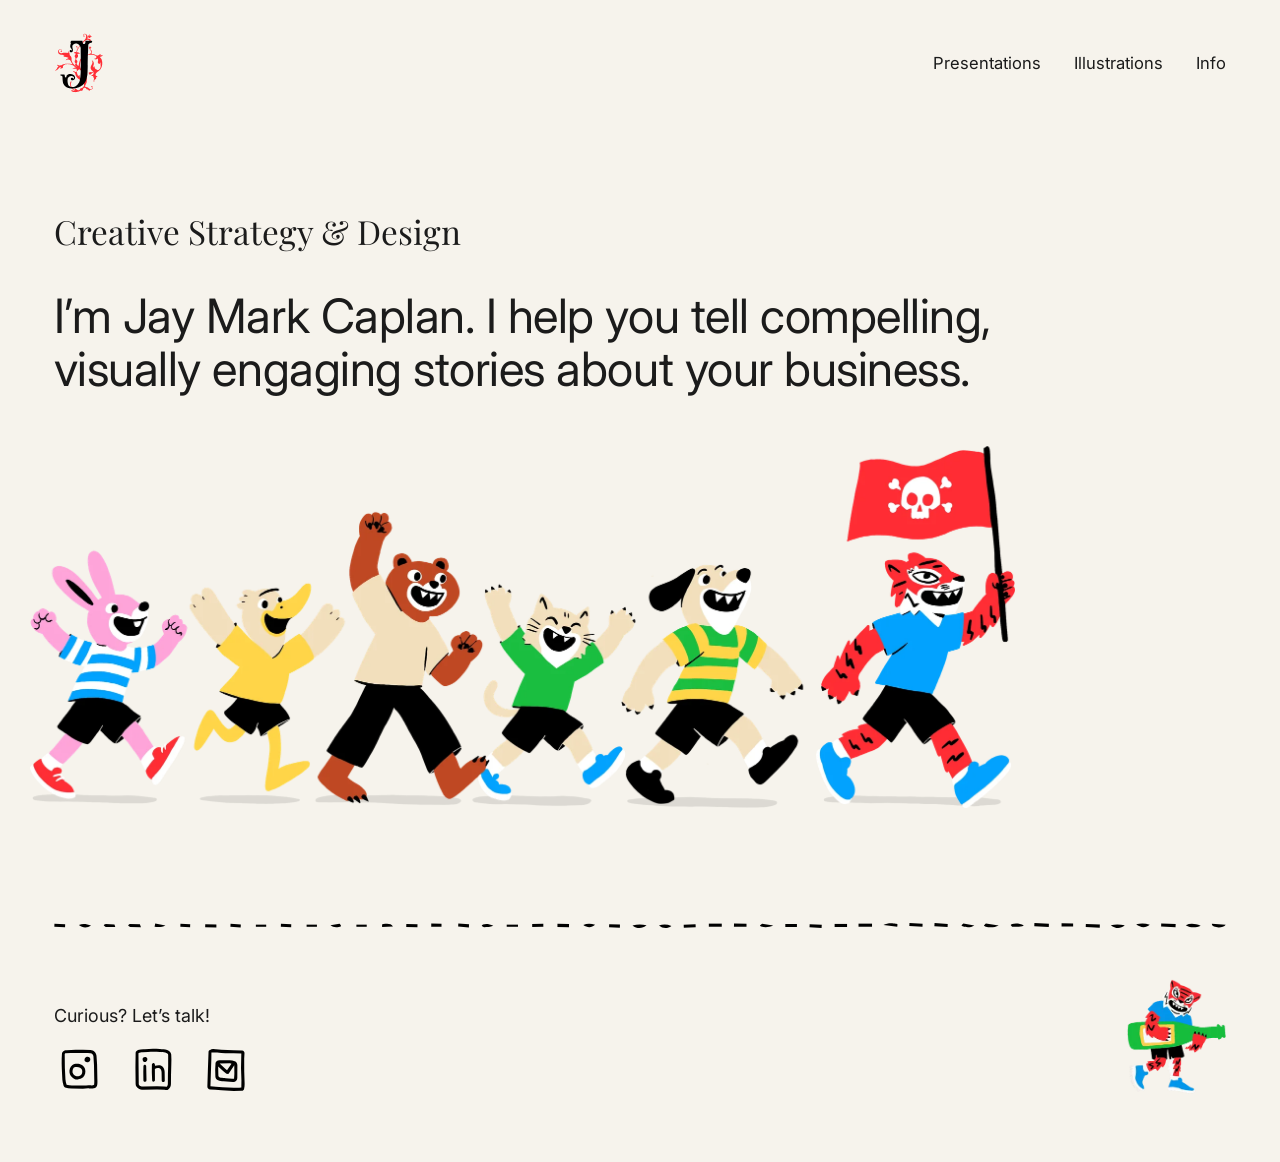
<file: index.html>
<!DOCTYPE html>
<html lang="en">
<head>
<meta charset="UTF-8">
<meta name="viewport" content="width=device-width, initial-scale=1, viewport-fit=cover">
<title>Jay Mark Caplan</title>
<meta name="description" content="I’m Jay Mark Caplan. I help you tell compelling, visually engaging stories about your business.">
<link rel="icon" type="image/png" href="assets/favicon/favicon-96x96.png?v=2" sizes="96x96">
<link rel="icon" type="image/svg+xml" href="assets/favicon/favicon.svg?v=2">
<link rel="shortcut icon" href="assets/favicon/favicon.ico?v=2">
<link rel="apple-touch-icon" sizes="180x180" href="assets/favicon/apple-touch-icon.png?v=2">
<meta property="og:title" content="Jay Mark Caplan">
<meta property="og:description" content="I’m Jay Mark Caplan. I help you tell compelling, visually engaging stories about your business.">
<meta property="og:url" content="https://jaymarkcaplan.com">
<meta property="og:type" content="website">
<link rel="preconnect" href="https://fonts.googleapis.com">
<link rel="preconnect" href="https://fonts.gstatic.com" crossorigin>
<link href="https://fonts.googleapis.com/css2?family=Inter:wght@400;500&family=Playfair+Display:wght@400;500&display=swap" rel="stylesheet">
<link rel="stylesheet" href="styles.css">
</head>
<body>
<div class="wrap">
<header class="site-header">
  <a class="logo" href="./" aria-label="Jay Mark Caplan, home"><img src="assets/monogram.svg" alt=""></a>
  <nav class="nav" aria-label="Main"><a href="decks/">Presentations</a><a href="illustration/">Illustrations</a><a href="info/">Info</a></nav>
</header>
<main class="home-main">
  <p class="kicker">Creative Strategy &amp; Design</p>
  <h1 class="hero home">I’m Jay Mark Caplan. I help you tell compelling, visually engaging stories about your business.</h1>
  <img class="marchers" src="assets/marchers-2.webp" alt="A pink rabbit, a duck, a bear, a cat, a dog and a tiger carrying a red flag, marching together and cheering" width="2000" height="735">
</main>
<img class="divider" src="assets/dotted-line.svg" alt="" role="presentation">
<footer class="site-footer">
  <div>
    <p class="talk">Curious? Let’s talk!</p>
    <div class="socials">
      <a href="https://www.instagram.com/jaymarkcomics/" target="_blank" rel="noopener" aria-label="Instagram"><img src="assets/ui/icon-instagram.svg" alt=""></a>
      <a href="https://www.linkedin.com/in/jaymarkcaplan/" target="_blank" rel="noopener" aria-label="LinkedIn"><img src="assets/ui/icon-linkedin.svg" alt=""></a>
      <a href="mailto:jaymarkcaplan@gmail.com" aria-label="Email"><img src="assets/ui/icon-email.svg" alt=""></a>
    </div>
  </div>
  <img class="tiger" src="assets/tiger.webp" alt="">
</footer>
</div>
</body>
</html>
</file>
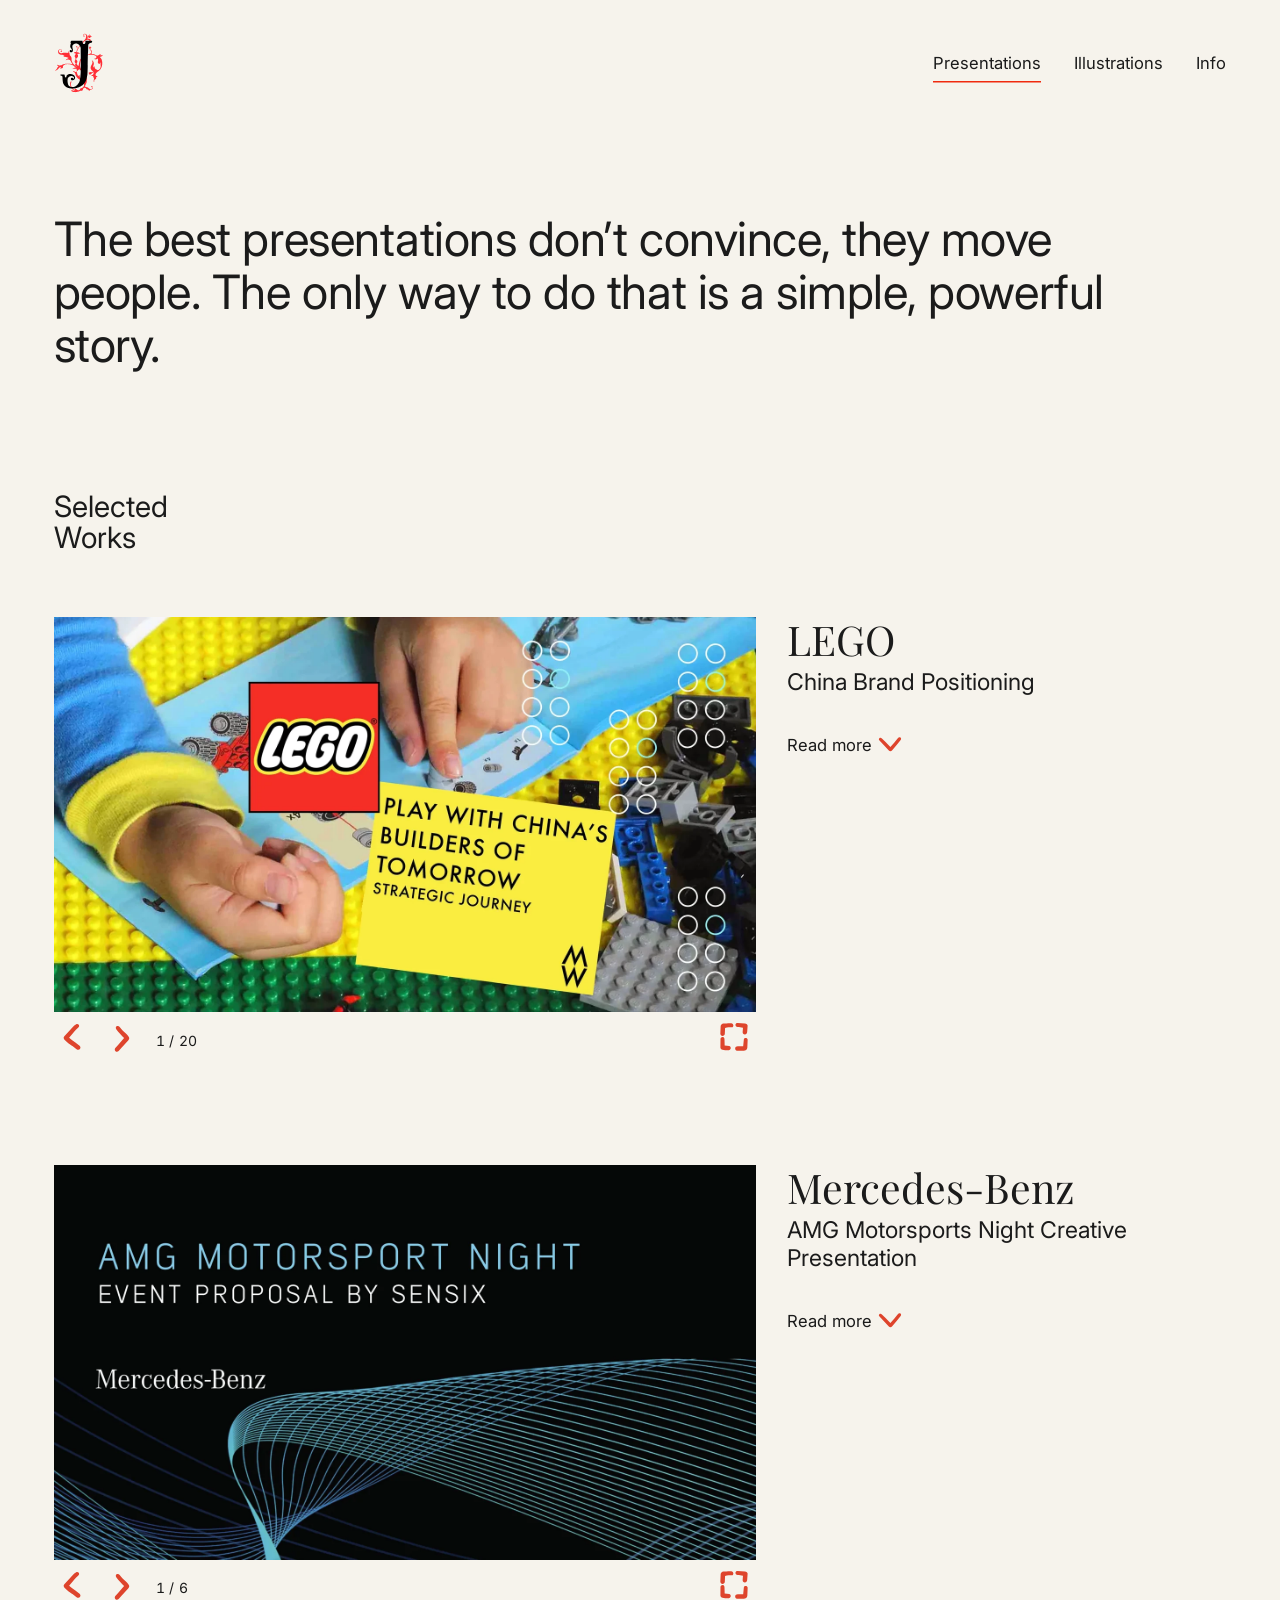
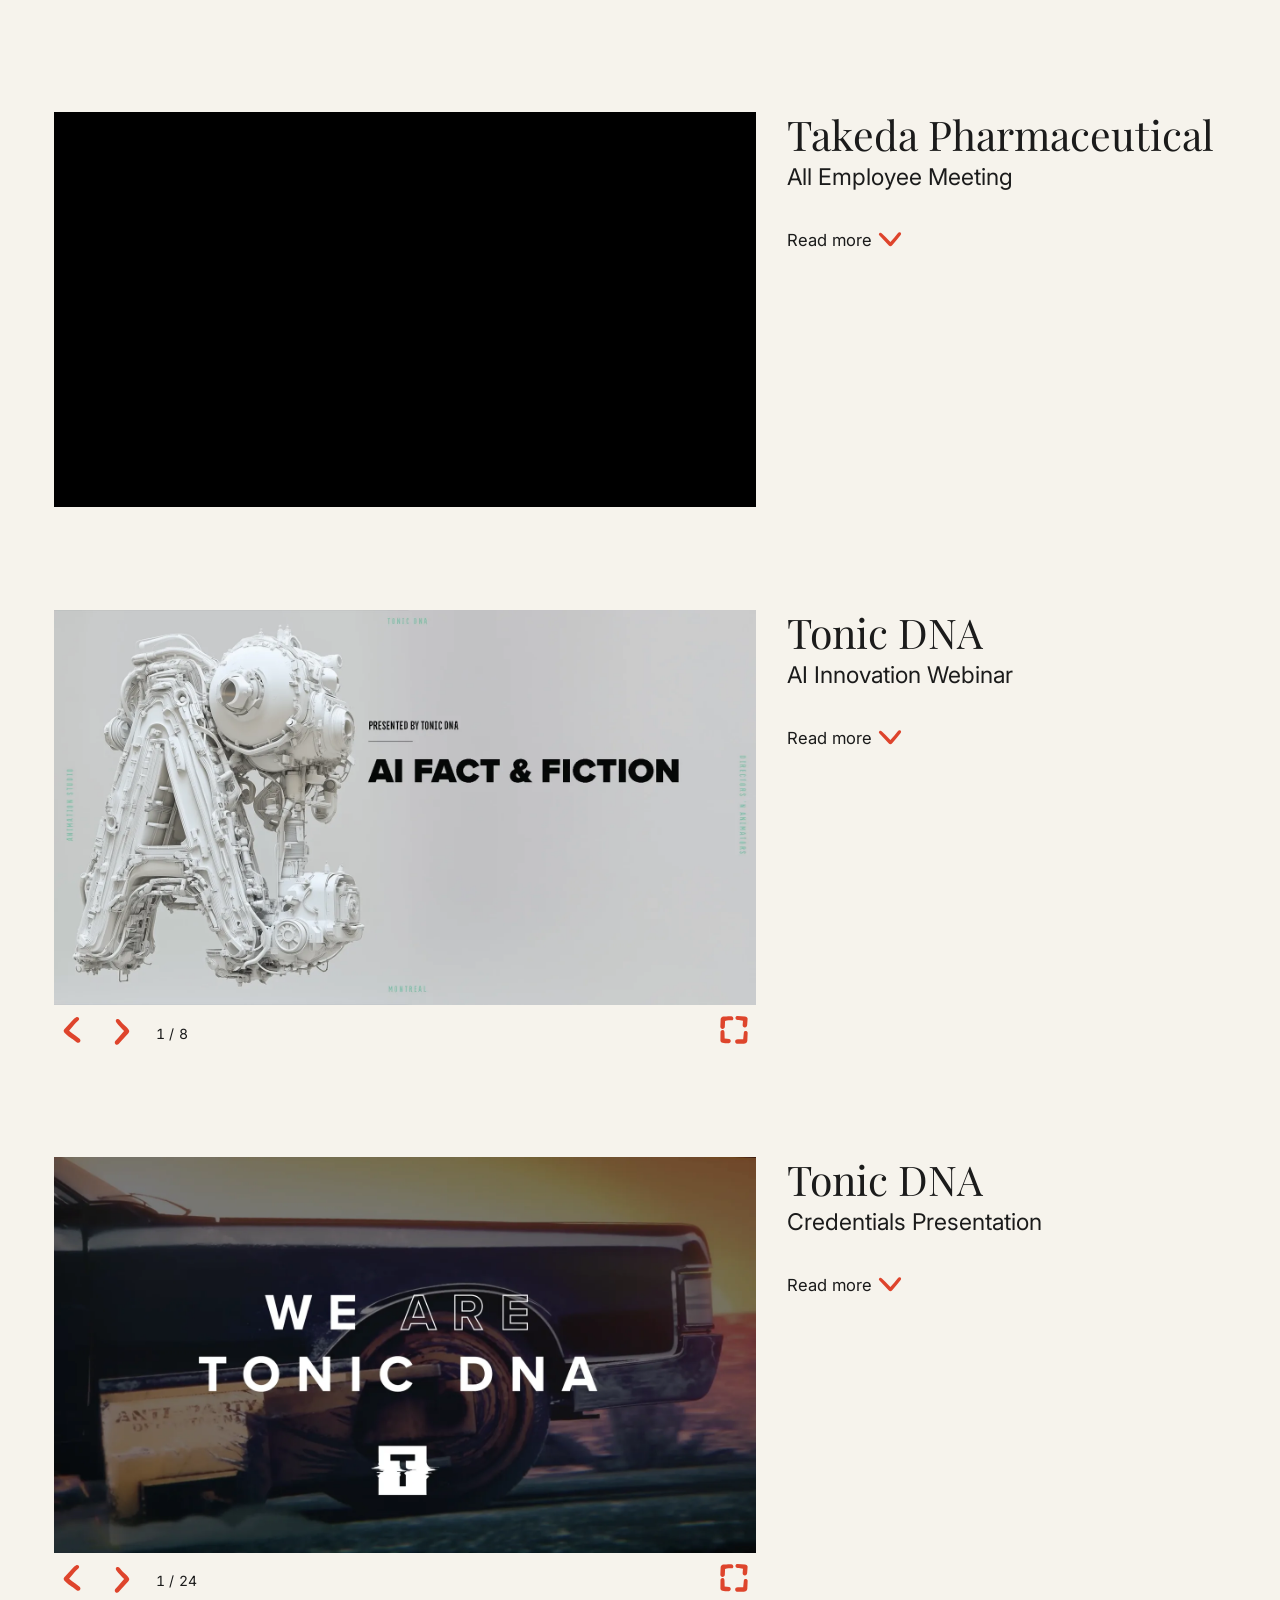
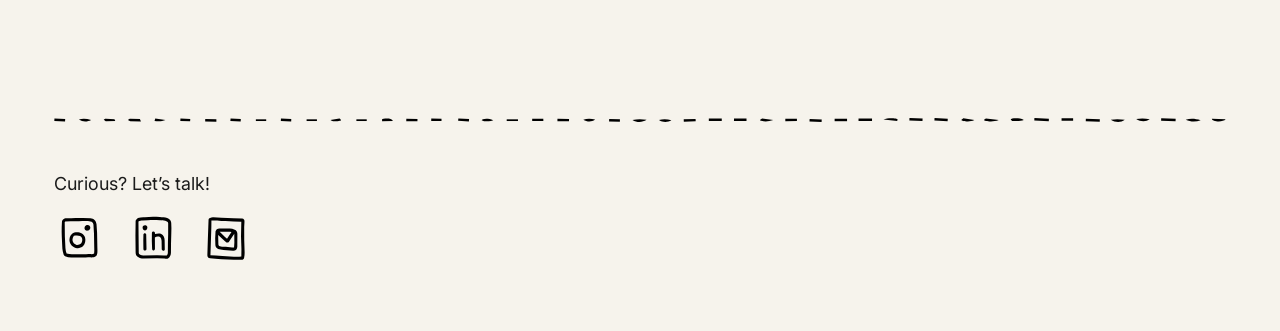
<file: decks/index.html>
<!DOCTYPE html>
<html lang="en">
<head>
<meta charset="UTF-8">
<meta name="viewport" content="width=device-width, initial-scale=1, viewport-fit=cover">
<title>Presentations | Jay Mark Caplan</title>
<meta name="description" content="Selected presentation work by Jay Mark Caplan.">
<link rel="icon" type="image/png" href="../assets/favicon/favicon-96x96.png?v=2" sizes="96x96">
<link rel="icon" type="image/svg+xml" href="../assets/favicon/favicon.svg?v=2">
<link rel="shortcut icon" href="../assets/favicon/favicon.ico?v=2">
<link rel="apple-touch-icon" sizes="180x180" href="../assets/favicon/apple-touch-icon.png?v=2">
<link rel="preconnect" href="https://fonts.googleapis.com">
<link rel="preconnect" href="https://fonts.gstatic.com" crossorigin>
<link href="https://fonts.googleapis.com/css2?family=Inter:wght@400;500&family=Playfair+Display:wght@400;500&display=swap" rel="stylesheet">
<link rel="stylesheet" href="../styles.css">
</head>
<body>
<div class="wrap">
<header class="site-header">
  <a class="logo" href="../" aria-label="Jay Mark Caplan, home"><img src="../assets/monogram.svg" alt=""></a>
  <nav class="nav" aria-label="Main"><a href="./" aria-current="page">Presentations</a><a href="../illustration/">Illustrations</a><a href="../info/">Info</a></nav>
</header>
<main>
  <h1 class="hero intro">The best presentations don’t convince, they move people. The only way to do that is a simple, powerful story.</h1>
  <h2 class="label">Selected<br>Works</h2>

  <article class="deck" id="lego" data-deck="lego">
    <div class="deck-row">
      <div class="deck-stage"><div class="viewer" style="--vbg:#fff" role="group" aria-roledescription="carousel" aria-label="LEGO slides"><img alt=""></div><div class="controls"><button class="ctl prev" aria-label="Previous slide"><img src="../assets/ui/arrow-left.svg" alt=""></button><button class="ctl next" aria-label="Next slide"><img src="../assets/ui/arrow-right.svg" alt=""></button><span class="count" aria-live="polite"></span><button class="ctl fs" aria-label="View full screen"><img src="../assets/ui/fullscreen.svg" alt=""></button></div></div>
      <div class="deck-info">
        <h3>LEGO</h3>
        <p>China Brand Positioning</p>
        <button class="more" aria-expanded="false" aria-controls="lego-more"><span>Read more</span><img src="../assets/ui/arrow-down.svg" alt=""></button>
      </div>
    </div>
    <div class="more-panel" id="lego-more" role="region" aria-label="LEGO project details"><div><div class="cols">
      <section><h4>Objective</h4><p>Develop a positioning strategy for LEGO to earn more time and space in the lives of Chinese families and increase active share among school-age kids.</p></section>
      <section><h4>Approach</h4><p>This presentation was the culmination of a research and strategy project conducted between McCann Worldgroup and LEGO Shanghai, arriving at one overarching positioning truth that would cascade across all LEGO business units. My role was lead project architect and strategist, and I designed the process as well as the final presentation.</p></section>
      <section><h4>Results</h4><p>We developed a strategic roadmap to explore how LEGO could move beyond being a toy brand to a partner of Chinese families to explore and build. In subsequent years, LEGO enjoyed double digit growth in China.</p></section>
    </div></div></div>
  </article>
  <article class="deck" id="mercedes" data-deck="mercedes">
    <div class="deck-row">
      <div class="deck-stage"><div class="viewer" style="--vbg:#000" role="group" aria-roledescription="carousel" aria-label="Mercedes-Benz slides"><img alt=""></div><div class="controls"><button class="ctl prev" aria-label="Previous slide"><img src="../assets/ui/arrow-left.svg" alt=""></button><button class="ctl next" aria-label="Next slide"><img src="../assets/ui/arrow-right.svg" alt=""></button><span class="count" aria-live="polite"></span><button class="ctl fs" aria-label="View full screen"><img src="../assets/ui/fullscreen.svg" alt=""></button></div></div>
      <div class="deck-info">
        <h3>Mercedes-Benz</h3>
        <p>AMG Motorsports Night Creative Presentation</p>
        <button class="more" aria-expanded="false" aria-controls="mercedes-more"><span>Read more</span><img src="../assets/ui/arrow-down.svg" alt=""></button>
      </div>
    </div>
    <div class="more-panel" id="mercedes-more" role="region" aria-label="Mercedes-Benz project details"><div><div class="cols">
      <section><h4>Objective</h4><p>Formula 1 Grand Prix parties are an important moment for automotive brands to inspire loyalty in their dealers and customers. Our goal was to wow the client with our creative vision for the event with an undeniably cool creative vision and detailed production plan.</p></section>
      <section><h4>Approach</h4><p>The concept for the event was fusion of future and past, and art direction was key to communicate how this would come to life in a cohesive way. We approached the deck like a user journey, introducing our concept and then following guests from the moment they arrive until the end of the night.</p></section>
      <section><h4>Results</h4><p>The client was so thrilled with the presentation that they skipped the process of producing detailed renders for each creative line item, giving more time and budget for production.</p></section>
    </div></div></div>
  </article>
  <article class="deck" id="takeda" data-deck="takeda">
    <div class="deck-row">
      <div class="deck-stage"><div class="viewer video" style="--vbg:#000"><iframe src="https://player.vimeo.com/video/1183837455?autopause=0&amp;player_id=0&amp;app_id=58479" loading="lazy" frameborder="0" allow="autoplay; fullscreen; picture-in-picture; clipboard-write; encrypted-media; web-share" referrerpolicy="strict-origin-when-cross-origin" allowfullscreen title="Takeda Elevate"></iframe></div></div>
      <div class="deck-info">
        <h3>Takeda Pharmaceutical</h3>
        <p>All Employee Meeting</p>
        <button class="more" aria-expanded="false" aria-controls="takeda-more"><span>Read more</span><img src="../assets/ui/arrow-down.svg" alt=""></button>
      </div>
    </div>
    <div class="more-panel" id="takeda-more" role="region" aria-label="Takeda Pharmaceutical project details"><div><div class="cols">
      <section><h4>Objective</h4><p>Takeda was producing their first in-person all employee meeting since COVID, with a new general manager on a mission to inspire confidence in their strategy and celebrate accomplishments.</p></section>
      <section><h4>Approach</h4><p>This project was much more than a deck. Three days of presentations, guest speakers, and activities, all wrapped under a unifying event brand, Takeda Elevate. I conceptualized and designed the event branding as well as extension across touch points, worked with our video team to develop stand-alone videos and presentation transitions, worked with the C suite on their individual presentations, and planned the entire multi-day experience. Our goal was to create an immersive experience of reaching new heights, to literally elevate the audience with stunning wraparound visuals.</p></section>
      <section><h4>Results</h4><p>Post-event survey results were highly positive across the board!</p></section>
    </div></div></div>
  </article>
  <article class="deck" id="tonic" data-deck="tonic">
    <div class="deck-row">
      <div class="deck-stage"><div class="viewer" style="--vbg:#000" role="group" aria-roledescription="carousel" aria-label="Tonic DNA slides"><img alt=""></div><div class="controls"><button class="ctl prev" aria-label="Previous slide"><img src="../assets/ui/arrow-left.svg" alt=""></button><button class="ctl next" aria-label="Next slide"><img src="../assets/ui/arrow-right.svg" alt=""></button><span class="count" aria-live="polite"></span><button class="ctl fs" aria-label="View full screen"><img src="../assets/ui/fullscreen.svg" alt=""></button></div></div>
      <div class="deck-info">
        <h3>Tonic DNA</h3>
        <p>AI Innovation Webinar</p>
        <button class="more" aria-expanded="false" aria-controls="tonic-more"><span>Read more</span><img src="../assets/ui/arrow-down.svg" alt=""></button>
      </div>
    </div>
    <div class="more-panel" id="tonic-more" role="region" aria-label="Tonic DNA project details"><div><div class="cols">
      <section><h4>Objective</h4><p>When generative AI tools hit the market, advertising clients (and their agencies) began to question their production budgets. As an animation studio with a reputation for professionalism, we knew that we needed to act fast and establish our expertise in this new domain.</p></section>
      <section><h4>Approach</h4><p>How do we know whether AI is the best option unless we test it for ourselves? We established that our studio was conducting ongoing research and development around AI and substantiated our position with interesting tests (that are already totally out-of-date). I designed and presented this webinar to an audience of Canadian agencies recruited through our rep.</p></section>
      <section><h4>Results</h4><p>Over 60 decision-makers attended the webinar, and we won several experimental projects on the back of the presentation.</p></section>
    </div></div></div>
  </article>
  <article class="deck" id="tonic-agency" data-deck="tonic-agency">
    <div class="deck-row">
      <div class="deck-stage"><div class="viewer" style="--vbg:#000" role="group" aria-roledescription="carousel" aria-label="Tonic DNA ad agency presentation slides"><img alt=""></div><div class="controls"><button class="ctl prev" aria-label="Previous slide"><img src="../assets/ui/arrow-left.svg" alt=""></button><button class="ctl next" aria-label="Next slide"><img src="../assets/ui/arrow-right.svg" alt=""></button><span class="count" aria-live="polite"></span><button class="ctl fs" aria-label="View full screen"><img src="../assets/ui/fullscreen.svg" alt=""></button></div></div>
      <div class="deck-info">
        <h3>Tonic DNA</h3>
        <p>Credentials Presentation</p>
        <button class="more" aria-expanded="false" aria-controls="tonic-agency-more"><span>Read more</span><img src="../assets/ui/arrow-down.svg" alt=""></button>
      </div>
    </div>
    <div class="more-panel" id="tonic-agency-more" role="region" aria-label="Tonic DNA ad agency presentation project details"><div><div class="cols">
      <section><h4>Objective</h4><p>Animation studio Tonic DNA needed to refresh their image with ad agencies in Canada. We asked our agency reps in Toronto to set up meetings with agency contacts for a general credentials presentation to spark new interest and win business.</p></section>
      <section><h4>Approach</h4><p>Tonic DNA was celebrating our 40th anniversary, why not use that milestone and play against expectations by showcasing a persistent spirit of reinvention? More than just sell our services, we wanted to tell an inspiring story about creativity and change.</p></section>
      <section><h4>Results</h4><p>With just a handful of presentations across a 30-day period, the effort led to three project inquiries and a renewed relationship with one major ad agency.</p></section>
    </div></div></div>
  </article>
</main>
<img class="divider" src="../assets/dotted-line.svg" alt="" role="presentation">
<footer class="site-footer">
  <div>
    <p class="talk">Curious? Let’s talk!</p>
    <div class="socials">
      <a href="https://www.instagram.com/jaymarkcomics/" target="_blank" rel="noopener" aria-label="Instagram"><img src="../assets/ui/icon-instagram.svg" alt=""></a>
      <a href="https://www.linkedin.com/in/jaymarkcaplan/" target="_blank" rel="noopener" aria-label="LinkedIn"><img src="../assets/ui/icon-linkedin.svg" alt=""></a>
      <a href="mailto:jaymarkcaplan@gmail.com" aria-label="Email"><img src="../assets/ui/icon-email.svg" alt=""></a>
    </div>
  </div>
</footer>
</div>
<div class="fsbox" id="fs" role="dialog" aria-modal="true" aria-label="Full screen slides">
  <button class="fsclose" aria-label="Close full screen"><svg viewBox="0 0 24 24"><line x1="5" y1="5" x2="19" y2="19"/><line x1="19" y1="5" x2="5" y2="19"/></svg></button>
  <img alt="">
  <div class="fsbar"><button class="ctl prev" aria-label="Previous slide"><img src="../assets/ui/arrow-left.svg" alt=""></button><span class="count"></span><button class="ctl next" aria-label="Next slide"><img src="../assets/ui/arrow-right.svg" alt=""></button></div>
  <div class="fshint">Rotate your phone for a bigger view</div>
</div>
<script>
(function(){
  var DECKS={"lego": ["../assets/decks/lego/01.webp", "../assets/decks/lego/02.webp", "../assets/decks/lego/03.webp", "../assets/decks/lego/04.webp", "../assets/decks/lego/05.webp", "../assets/decks/lego/06.webp", "../assets/decks/lego/07.webp", "../assets/decks/lego/08.webp", "../assets/decks/lego/09.webp", "../assets/decks/lego/10.webp", "../assets/decks/lego/11.webp", "../assets/decks/lego/12.webp", "../assets/decks/lego/13.webp", "../assets/decks/lego/14.webp", "../assets/decks/lego/15.webp", "../assets/decks/lego/16.webp", "../assets/decks/lego/17.webp", "../assets/decks/lego/18.webp", "../assets/decks/lego/19.webp", "../assets/decks/lego/20.webp"], "mercedes": ["../assets/decks/mercedes/01.webp", "../assets/decks/mercedes/02.webp", "../assets/decks/mercedes/03.webp", "../assets/decks/mercedes/04.webp", "../assets/decks/mercedes/05.webp", "../assets/decks/mercedes/06.webp"], "tonic-agency": ["../assets/decks/tonic-agency/01.webp", "../assets/decks/tonic-agency/02.webp", "../assets/decks/tonic-agency/03.webp", "../assets/decks/tonic-agency/04.webp", "../assets/decks/tonic-agency/05.webp", "../assets/decks/tonic-agency/06.webp", "../assets/decks/tonic-agency/07.webp", "../assets/decks/tonic-agency/08.webp", "../assets/decks/tonic-agency/09.webp", "../assets/decks/tonic-agency/10.webp", "../assets/decks/tonic-agency/11.webp", "../assets/decks/tonic-agency/12.webp", "../assets/decks/tonic-agency/13.webp", "../assets/decks/tonic-agency/14.webp", "../assets/decks/tonic-agency/15.webp", "../assets/decks/tonic-agency/16.webp", "../assets/decks/tonic-agency/17.webp", "../assets/decks/tonic-agency/18.webp", "../assets/decks/tonic-agency/19.webp", "../assets/decks/tonic-agency/20.webp", "../assets/decks/tonic-agency/21.webp", "../assets/decks/tonic-agency/22.webp", "../assets/decks/tonic-agency/23.webp", "../assets/decks/tonic-agency/24.webp"], "tonic": ["../assets/decks/tonic/01.webp", "../assets/decks/tonic/02.webp", "../assets/decks/tonic/03.webp", "../assets/decks/tonic/04.webp", "../assets/decks/tonic/05.webp", "../assets/decks/tonic/06.webp", "../assets/decks/tonic/07.webp", "../assets/decks/tonic/08.webp"]};
  var fs=document.getElementById('fs'),fsImg=fs.querySelector('img'),fsCount=fs.querySelector('.count'),active=null;
  function show(d){var s=d.slides,u=s[d.i];d.img.src=u;d.img.alt=d.name+', slide '+(d.i+1)+' of '+s.length;d.count.textContent=(d.i+1)+' / '+s.length;
    if(active===d){fsImg.src=u;fsImg.alt=d.img.alt;fsCount.textContent=d.count.textContent;}
    [d.i+1,d.i-1].forEach(function(k){if(s[k]){var p=new Image();p.src=s[k];}});}
  function go(d,n){d.i=(n+d.slides.length)%d.slides.length;show(d);}
  function swipe(el,d,tap){var x0=null,y0=0;
    el.addEventListener('pointerdown',function(e){x0=e.clientX;y0=e.clientY;});
    el.addEventListener('pointerup',function(e){if(x0===null)return;var dx=e.clientX-x0,dy=e.clientY-y0;x0=null;var t=tap();
      if(Math.abs(dx)>40&&Math.abs(dx)>Math.abs(dy))go(t,t.i+(dx<0?1:-1));else if(el.classList.contains('viewer')&&Math.abs(dx)<10&&Math.abs(dy)<10)go(t,t.i+1);});
    el.addEventListener('pointercancel',function(){x0=null;});}
  [].forEach.call(document.querySelectorAll('.deck'),function(root){
    var k=root.dataset.deck,m=root.querySelector('.more'),p=root.querySelector('.more-panel');
    m.onclick=function(){var o=!p.classList.contains('open');p.classList.toggle('open',o);m.setAttribute('aria-expanded',o);m.firstElementChild.textContent=o?'Read less':'Read more';};
    if(!DECKS[k])return;
    var d={slides:DECKS[k],i:0,name:root.querySelector('h3').textContent,img:root.querySelector('.viewer img'),count:root.querySelector('.count')};
    root.querySelector('.prev').onclick=function(){go(d,d.i-1);};
    root.querySelector('.next').onclick=function(){go(d,d.i+1);};
    swipe(root.querySelector('.viewer'),d,function(){return d;});
    root.querySelector('.fs').onclick=function(){active=d;fs.classList.add('open');document.body.style.overflow='hidden';show(d);fs.querySelector('.fsclose').focus();};
    show(d);
  });
  function closeFs(){fs.classList.remove('open');document.body.style.overflow='';active=null;}
  fs.querySelector('.fsclose').onclick=closeFs;
  fs.querySelector('.prev').onclick=function(){go(active,active.i-1);};
  fs.querySelector('.next').onclick=function(){go(active,active.i+1);};
  swipe(fs,null,function(){return active;});
  document.addEventListener('keydown',function(e){if(!active)return;
    if(e.key==='Escape')closeFs();if(e.key==='ArrowRight')go(active,active.i+1);if(e.key==='ArrowLeft')go(active,active.i-1);});
})();
</script>
</body>
</html>
</file>
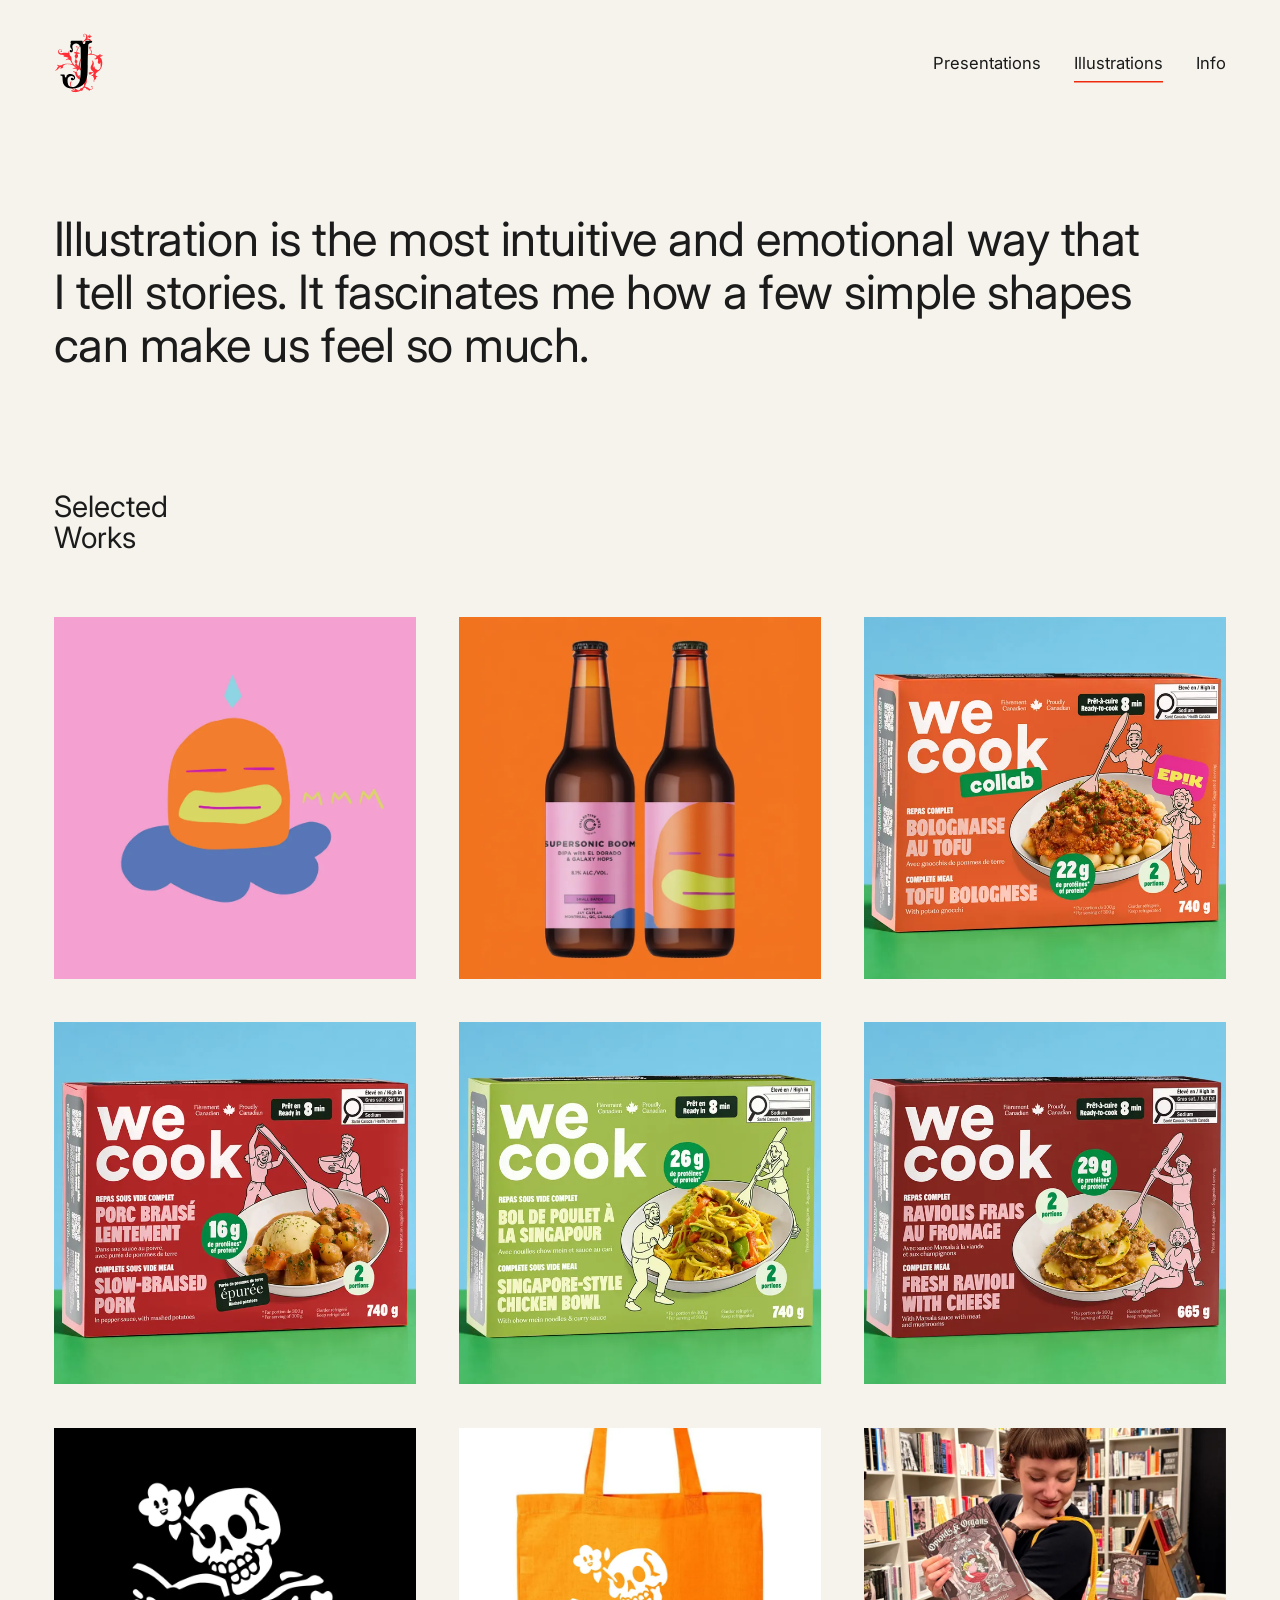
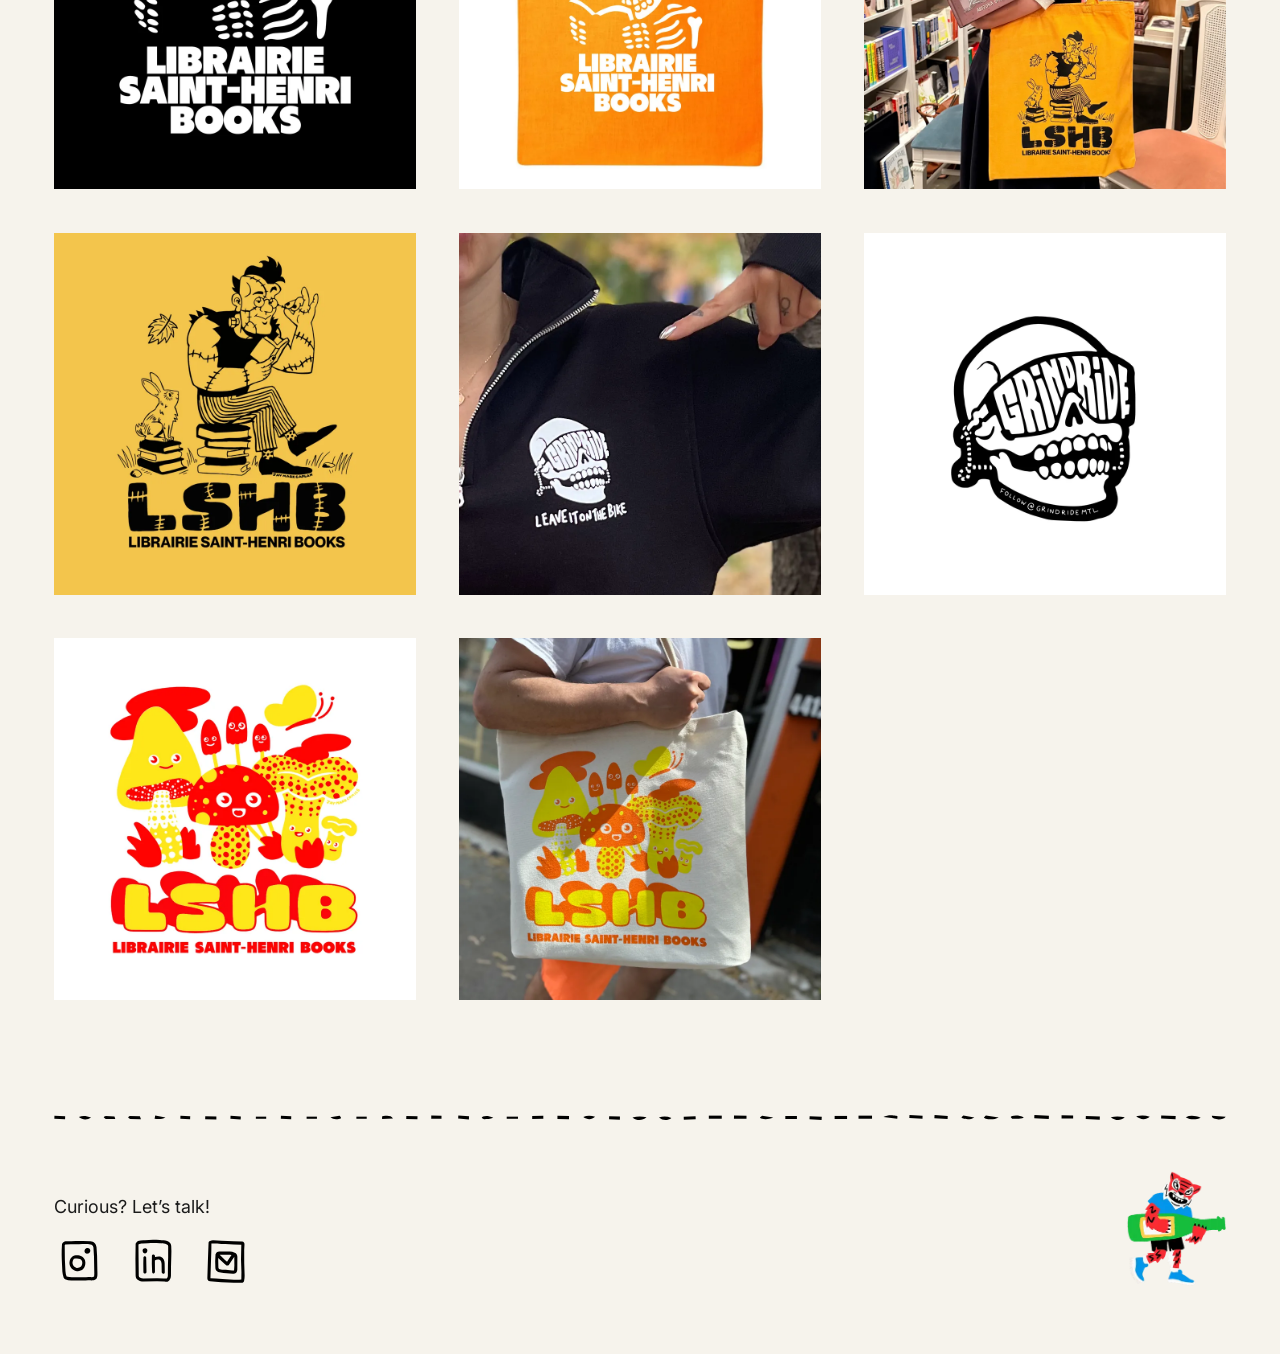
<file: illustration/index.html>
<!DOCTYPE html>
<html lang="en">
<head>
<meta charset="UTF-8">
<meta name="viewport" content="width=device-width, initial-scale=1, viewport-fit=cover">
<title>Illustrations | Jay Mark Caplan</title>
<meta name="description" content="Designs that bring joy, visual systems that define brands. Illustration and identity work by Jay Mark Caplan.">
<link rel="icon" type="image/png" href="../assets/favicon/favicon-96x96.png?v=2" sizes="96x96">
<link rel="icon" type="image/svg+xml" href="../assets/favicon/favicon.svg?v=2">
<link rel="shortcut icon" href="../assets/favicon/favicon.ico?v=2">
<link rel="apple-touch-icon" sizes="180x180" href="../assets/favicon/apple-touch-icon.png?v=2">
<meta property="og:title" content="Illustration | Jay Mark Caplan">
<meta property="og:description" content="Designs that bring joy, visual systems that define brands.">
<meta property="og:url" content="https://jaymarkcaplan.com/illustration/">
<meta property="og:type" content="website">
<link rel="preconnect" href="https://fonts.googleapis.com">
<link rel="preconnect" href="https://fonts.gstatic.com" crossorigin>
<link href="https://fonts.googleapis.com/css2?family=Inter:wght@400;500&family=Playfair+Display:wght@400;500&display=swap" rel="stylesheet">
<link rel="stylesheet" href="../styles.css">
</head>
<body>
<div class="wrap">
<header class="site-header">
  <a class="logo" href="../" aria-label="Jay Mark Caplan, home"><img src="../assets/monogram.svg" alt=""></a>
  <nav class="nav" aria-label="Main"><a href="../decks/">Presentations</a><a href="./" aria-current="page">Illustrations</a><a href="../info/">Info</a></nav>
</header>
<main>
  <h1 class="hero intro">Illustration is the most intuitive and emotional way that I tell stories. It fascinates me how a few simple shapes can make us feel so much.</h1>
  <h2 class="label">Selected<br>Works</h2>
  <ul class="art-grid">
    <li><button class="tile" data-i="0" data-full="../assets/illustration/collective-arts-character.webp" aria-label="View larger: Orange character with closed eyes and a yellow mouth on a pink background, humming"><img src="../assets/illustration/collective-arts-character-t.webp" alt="Orange character with closed eyes and a yellow mouth on a pink background, humming" width="900" height="900"></button></li>
    <li><button class="tile" data-i="1" data-full="../assets/illustration/collective-arts-bottles.webp" aria-label="View larger: Two beer bottles with Supersonic Boom labels for Collective Arts, artwork by Jay Caplan"><img src="../assets/illustration/collective-arts-bottles-t.webp" alt="Two beer bottles with Supersonic Boom labels for Collective Arts, artwork by Jay Caplan" width="900" height="900"></button></li>
    <li><button class="tile" data-i="2" data-full="../assets/illustration/wecook-tofu-bolognese.webp" aria-label="View larger: We Cook Collab tofu bolognese meal box with illustrated cooks"><img src="../assets/illustration/wecook-tofu-bolognese-t.webp" alt="We Cook Collab tofu bolognese meal box with illustrated cooks" width="900" height="675" loading="lazy"></button></li>
    <li><button class="tile" data-i="3" data-full="../assets/illustration/wecook-braised-pork.webp" aria-label="View larger: We Cook slow-braised pork meal box in red"><img src="../assets/illustration/wecook-braised-pork-t.webp" alt="We Cook slow-braised pork meal box in red" width="900" height="675" loading="lazy"></button></li>
    <li><button class="tile" data-i="4" data-full="../assets/illustration/wecook-singapore-chicken.webp" aria-label="View larger: We Cook Singapore-style chicken bowl box in green"><img src="../assets/illustration/wecook-singapore-chicken-t.webp" alt="We Cook Singapore-style chicken bowl box in green" width="900" height="675" loading="lazy"></button></li>
    <li><button class="tile" data-i="5" data-full="../assets/illustration/wecook-ravioli.webp" aria-label="View larger: We Cook fresh ravioli with cheese box in burgundy"><img src="../assets/illustration/wecook-ravioli-t.webp" alt="We Cook fresh ravioli with cheese box in burgundy" width="900" height="675" loading="lazy"></button></li>
    <li><button class="tile" data-i="6" data-full="../assets/illustration/lshb-skeleton-logo.webp" aria-label="View larger: Librairie Saint-Henri Books logo of a skeleton reading with a flower"><img src="../assets/illustration/lshb-skeleton-logo-t.webp" alt="Librairie Saint-Henri Books logo of a skeleton reading with a flower" width="900" height="900"></button></li>
    <li><button class="tile" data-i="7" data-full="../assets/illustration/lshb-skeleton-tote.webp" aria-label="View larger: Orange tote bag printed with the skeleton reading logo for Librairie Saint-Henri Books"><img src="../assets/illustration/lshb-skeleton-tote-t.webp" alt="Orange tote bag printed with the skeleton reading logo for Librairie Saint-Henri Books" width="900" height="900"></button></li>
    <li><button class="tile" data-i="8" data-full="../assets/illustration/lshb-frankenstein-tote-photo.webp" aria-label="View larger: Bookseller holding a book and a yellow tote bag with the LSHB Frankenstein reading illustration"><img src="../assets/illustration/lshb-frankenstein-tote-photo-t.webp" alt="Bookseller holding a book and a yellow tote bag with the LSHB Frankenstein reading illustration" width="900" height="900" loading="lazy"></button></li>
    <li><button class="tile" data-i="9" data-full="../assets/illustration/lshb-frankenstein.webp" aria-label="View larger: Frankenstein monster reading on a stack of books beside a rabbit, above the LSHB logo, on yellow"><img src="../assets/illustration/lshb-frankenstein-t.webp" alt="Frankenstein monster reading on a stack of books beside a rabbit, above the LSHB logo, on yellow" width="900" height="900" loading="lazy"></button></li>
    <li><button class="tile" data-i="10" data-full="../assets/illustration/grindride-quarter-zip.webp" aria-label="View larger: Black quarter-zip sweatshirt with a Grindride skull print and the words Leave it on the bike"><img src="../assets/illustration/grindride-quarter-zip-t.webp" alt="Black quarter-zip sweatshirt with a Grindride skull print and the words Leave it on the bike" width="883" height="883"></button></li>
    <li><button class="tile" data-i="11" data-full="../assets/illustration/grindride-sticker.webp" aria-label="View larger: Grindride skull sticker in black and white"><img src="../assets/illustration/grindride-sticker-t.webp" alt="Grindride skull sticker in black and white" width="900" height="900"></button></li>
    <li><button class="tile" data-i="12" data-full="../assets/illustration/lshb-mushrooms.webp" aria-label="View larger: Red and yellow mushroom characters above the LSHB logo"><img src="../assets/illustration/lshb-mushrooms-t.webp" alt="Red and yellow mushroom characters above the LSHB logo" width="900" height="900" loading="lazy"></button></li>
    <li><button class="tile" data-i="13" data-full="../assets/illustration/lshb-mushrooms-tote.webp" aria-label="View larger: Natural canvas tote printed with orange and yellow mushroom characters and the LSHB logo"><img src="../assets/illustration/lshb-mushrooms-tote-t.webp" alt="Natural canvas tote printed with orange and yellow mushroom characters and the LSHB logo" width="900" height="900" loading="lazy"></button></li>
  </ul>
</main>
<img class="divider" src="../assets/dotted-line.svg" alt="" role="presentation">
<footer class="site-footer">
  <div>
    <p class="talk">Curious? Let’s talk!</p>
    <div class="socials">
      <a href="https://www.instagram.com/jaymarkcomics/" target="_blank" rel="noopener" aria-label="Instagram"><img src="../assets/ui/icon-instagram.svg" alt=""></a>
      <a href="https://www.linkedin.com/in/jaymarkcaplan/" target="_blank" rel="noopener" aria-label="LinkedIn"><img src="../assets/ui/icon-linkedin.svg" alt=""></a>
      <a href="mailto:jaymarkcaplan@gmail.com" aria-label="Email"><img src="../assets/ui/icon-email.svg" alt=""></a>
    </div>
  </div>
  <img class="tiger" src="../assets/tiger.webp" alt="">
</footer>
</div>
<div class="fsbox lb" id="lb" role="dialog" aria-modal="true" aria-label="Enlarged illustration">
  <button class="fsclose" aria-label="Close"><svg viewBox="0 0 24 24"><line x1="5" y1="5" x2="19" y2="19"/><line x1="19" y1="5" x2="5" y2="19"/></svg></button>
  <img class="lbimg" alt="">
  <div class="fsbar"><button class="ctl prev" aria-label="Previous image"><img src="../assets/ui/arrow-left.svg" alt=""></button><span class="count"></span><button class="ctl next" aria-label="Next image"><img src="../assets/ui/arrow-right.svg" alt=""></button></div>
</div>
<script>
(function(){
  var tiles=[].slice.call(document.querySelectorAll('.tile')),lb=document.getElementById('lb'),img=lb.querySelector('.lbimg'),
      count=lb.querySelector('.count'),cur=-1,opener=null,x0=null,y0=0;
  function show(i){cur=(i+tiles.length)%tiles.length;var t=tiles[cur];img.src=t.dataset.full;img.alt=t.querySelector('img').alt;
    count.textContent=(cur+1)+' / '+tiles.length;
    [cur+1,cur-1].forEach(function(k){var n=tiles[(k+tiles.length)%tiles.length];if(n){var p=new Image();p.src=n.dataset.full;}});}
  function open(i,btn){opener=btn;lb.classList.add('open');document.body.style.overflow='hidden';show(i);lb.querySelector('.fsclose').focus();}
  function close(){lb.classList.remove('open');document.body.style.overflow='';cur=-1;if(opener)opener.focus();}
  tiles.forEach(function(t,i){t.onclick=function(){open(i,t);};});
  lb.querySelector('.fsclose').onclick=close;
  lb.querySelector('.prev').onclick=function(){show(cur-1);};
  lb.querySelector('.next').onclick=function(){show(cur+1);};
  lb.addEventListener('click',function(e){if(e.target===lb)close();});
  lb.addEventListener('pointerdown',function(e){x0=e.clientX;y0=e.clientY;});
  lb.addEventListener('pointerup',function(e){if(x0===null)return;var dx=e.clientX-x0,dy=e.clientY-y0;x0=null;
    if(Math.abs(dx)>40&&Math.abs(dx)>Math.abs(dy))show(cur+(dx<0?1:-1));});
  lb.addEventListener('pointercancel',function(){x0=null;});
  document.addEventListener('keydown',function(e){if(cur<0)return;
    if(e.key==='Escape')close();else if(e.key==='ArrowRight')show(cur+1);else if(e.key==='ArrowLeft')show(cur-1);});
})();
</script>
</body>
</html>
</file>
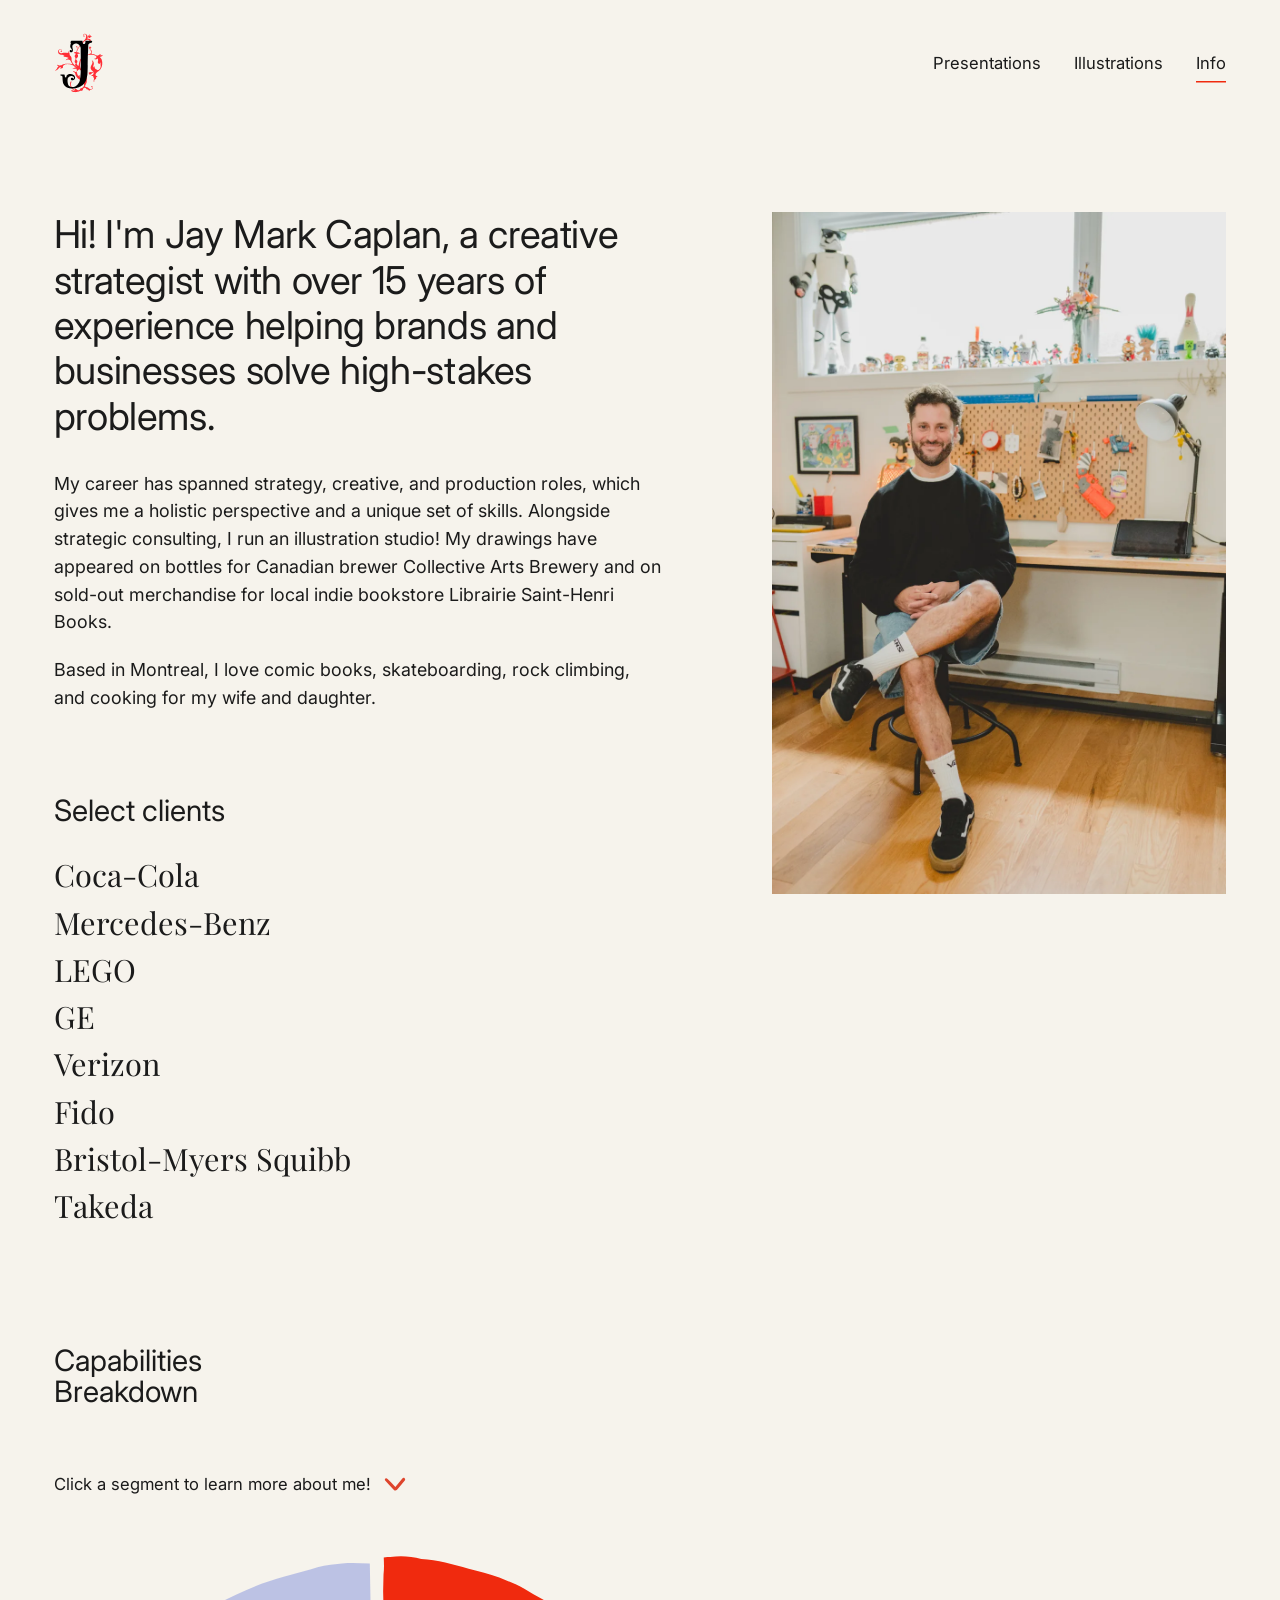
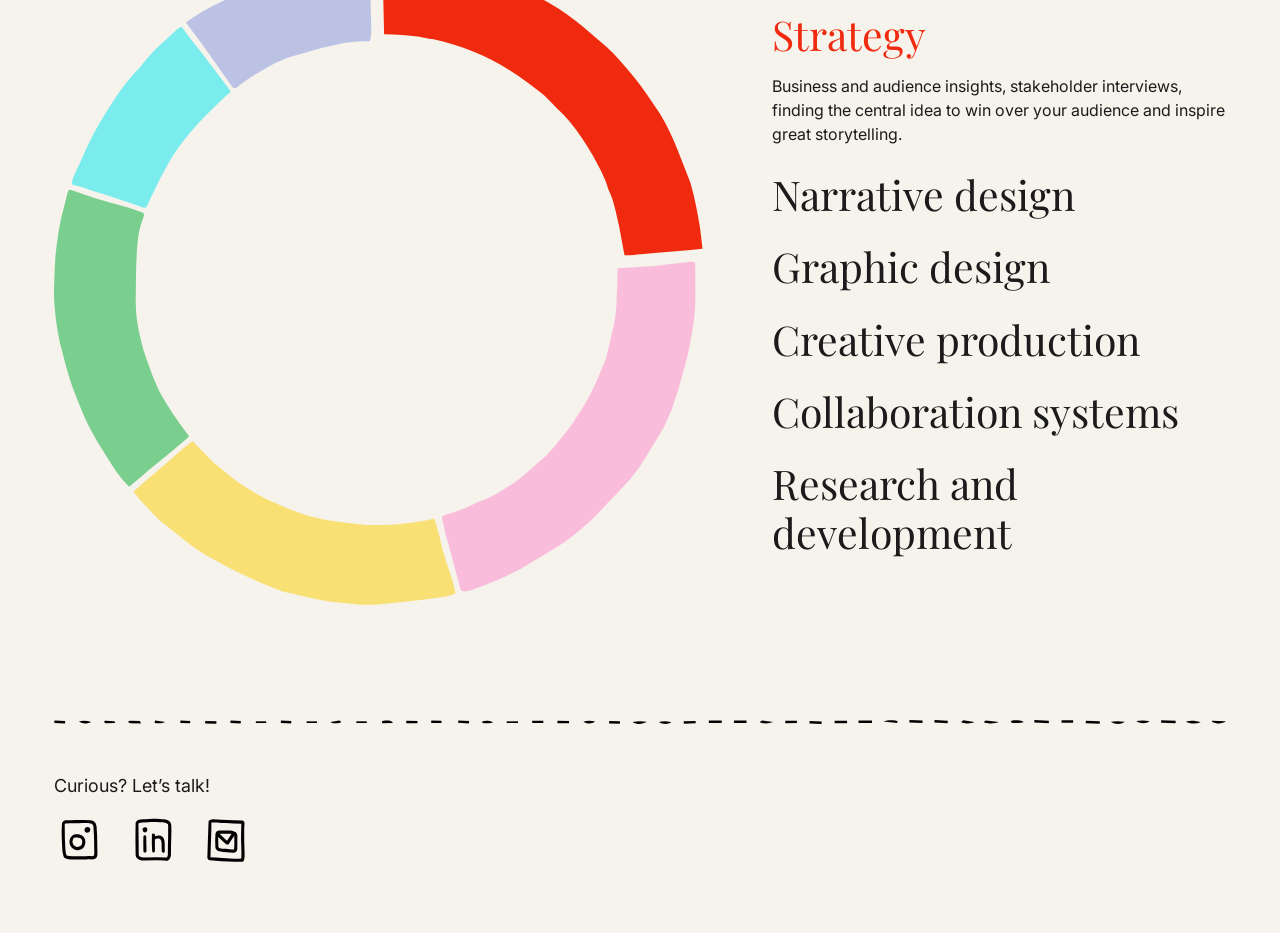
<file: info/index.html>
<!DOCTYPE html>
<html lang="en">
<head>
<meta charset="UTF-8">
<meta name="viewport" content="width=device-width, initial-scale=1, viewport-fit=cover">
<title>Info | Jay Mark Caplan</title>
<meta name="description" content="Jay Mark Caplan is a creative strategist with over 15 years of experience helping brands and businesses solve high-stakes problems.">
<link rel="icon" type="image/png" href="../assets/favicon/favicon-96x96.png?v=2" sizes="96x96">
<link rel="icon" type="image/svg+xml" href="../assets/favicon/favicon.svg?v=2">
<link rel="shortcut icon" href="../assets/favicon/favicon.ico?v=2">
<link rel="apple-touch-icon" sizes="180x180" href="../assets/favicon/apple-touch-icon.png?v=2">
<meta property="og:title" content="Info | Jay Mark Caplan">
<meta property="og:description" content="Creative strategist with over 15 years of experience helping brands solve high-stakes problems.">
<meta property="og:url" content="https://jaymarkcaplan.com/info/">
<meta property="og:type" content="website">
<link rel="preconnect" href="https://fonts.googleapis.com">
<link rel="preconnect" href="https://fonts.gstatic.com" crossorigin>
<link href="https://fonts.googleapis.com/css2?family=Inter:wght@400;500&family=Playfair+Display:wght@400;500&display=swap" rel="stylesheet">
<link rel="stylesheet" href="../styles.css">
</head>
<body>
<div class="wrap">
<header class="site-header">
  <a class="logo" href="../" aria-label="Jay Mark Caplan, home"><img src="../assets/monogram.svg" alt=""></a>
  <nav class="nav" aria-label="Main"><a href="../decks/">Presentations</a><a href="../illustration/">Illustrations</a><a href="./" aria-current="page">Info</a></nav>
</header>
<main>
  <div class="info">
    <div class="bio">
      <h1 class="visually-hidden" style="position:absolute;width:1px;height:1px;overflow:hidden;clip:rect(0 0 0 0)">Info</h1>
      <p>Hi! I'm Jay Mark Caplan, a creative strategist with over 15 years of experience helping brands and businesses solve high-stakes problems.</p>
      <p>My career has spanned strategy, creative, and production roles, which gives me a holistic perspective and a unique set of skills. Alongside strategic consulting, I run an illustration studio! My drawings have appeared on bottles for Canadian brewer Collective Arts Brewery and on sold-out merchandise for local indie bookstore Librairie Saint-Henri Books.</p>
      <p>Based in Montreal, I love comic books, skateboarding, rock climbing, and cooking for my wife and daughter.</p>
    </div>
    <figure class="portrait"><img src="../assets/headshot.webp" width="1000" height="1500" alt="Jay Mark Caplan smiling, seated on a stool in his studio in front of a pegboard desk and a window shelf of toys"></figure>
    <section class="clients" aria-labelledby="cl">
      <h2 class="label" id="cl">Select clients</h2>
      <ul>
        <li>Coca-Cola</li><li>Mercedes-Benz</li><li>LEGO</li><li>GE</li><li>Verizon</li><li>Fido</li><li>Bristol-Myers Squibb</li><li>Takeda</li>
      </ul>
    </section>
  </div>
  <h2 class="label" id="cap">Capabilities<br>Breakdown</h2>
  <p class="hint"><span class="h-d">Click</span><span class="h-t">Tap</span> a segment to learn more about me!<img src="../assets/ui/arrow-down.svg" alt="" width="44" height="44"></p>
  <section class="profile" aria-label="Capability profile">
    <div class="ring-wrap">
      <svg class="ring" viewBox="0 0 986.03 986.6" role="group" aria-label="Capability ring. Select a segment."><path class="seg on" data-i="0" role="button" tabindex="0" aria-pressed="true" aria-label="Strategy" fill="#f02a0e" d="M921.35,456.61l-30.53,2.64c-8.35.72-16.44,2.35-24.72,1.72l-8.14-43.77-5.68-24.99c-2.62-11.52-5.95-22.43-11.23-33.01l-3.17-10.3c-7.81-19.82-18.31-37.87-29.26-56l-8.92-13.28c-10.79-16.05-22.47-30.7-36.81-43.77l-12.66-13.35c-9.98-10.52-21.68-18.49-33.32-27.19-45.69-34.17-90.47-54.25-146.28-66.8-6.97-.02-12.95-2.31-19.71-3.38-18.04-2.86-35.85-3.36-54.4-4.01l-1.51-65.98.6-25.75c1.09-8.74.68-17.15.35-26.11,3.25-1.43,6.52-1.06,9.93-.88,16.24-1.96,32.02-1.23,47.83,3.26,25.34,1.14,48.56,8.24,72.8,14.77,16.13,4.34,31.45,7.59,47.03,13.68,13.34,5.21,25.99,10.11,38.48,17.29l14.07,8.09,21.64,11.93,16.07,9.93c18.69,11.55,34.79,25.38,51.56,39.55,15.62,13.19,30.81,25.74,44.19,41.24l13.38,15.5c12.95,15,24.19,30.75,35.2,47.22l12.75,19.06c10.97,18.54,19.96,37.48,27.81,57.55l18.59,47.56c6.99,23.59,11.15,47.01,15.16,71.22l3.54,30.84-18.2,1.84L921.35,456.61Z"/><path class="seg" data-i="1" role="button" tabindex="0" aria-pressed="false" aria-label="Narrative design" fill="#fe85ca" d="M613.8,920.77l-11.82-42.97-5.52-25.03c-.39-1.77,2.58-3.63,4.1-4.08,17.51-5.18,34.1-11.29,50.3-19.84,17.34-5.24,31.89-14.38,47.11-23.75,10.72-6.6,19.66-13.62,29.17-21.88l30.24-26.27,12.69-14.35,18.79-23.3c6.31-7.83,10.82-15.81,16.5-23.98,12.91-18.55,22.79-37.83,31.44-58.72l11.55-27.86,5.55-22.38,6.22-27.35c3.62-15.9,5.18-31.55,4.98-47.89l1.22-24.1-.15-17.85,57.3-3.34,27.83-3.43,22.75-2.49c3.97-.44,7.78-1,11.59.42l.35,20.06.04,34.61c.03,30.74-5.86,60.42-12.39,90.3l-7.65,27.95-6.27,22.49-10.2,31.15-11.46,26.05-29.2,48.45c-9.66,16.04-20.32,30.08-33.34,43.55l-24.98,25.86c-10.87,11.24-20.54,22.63-32.42,32.92-13.99,12.11-27.71,23.52-43.57,33.2l-56.57,34.53-32.39,15.7-28.83,11.45c-11.14,4.42-29.66,11.93-31.7,4.31L613.8,920.77Z"/><path class="seg" data-i="2" role="button" tabindex="0" aria-pressed="false" aria-label="Graphic design" fill="#fecd01" d="M463.98,985.74l-38.51-3.88-23.67-4.16-38.28-8.62c-16.05-3.62-30.74-10-45.67-16.47l-18.14-7.86-20.28-9.54-17.02-9-27.68-15.37c-11.9-6.62-22.56-14-33.08-22.58l-17.96-14.66-21.54-16.95-7.75-7.61-19.46-20.83c-4.63-4.95-9.38-9.52-12.71-15.57l16.56-14.85,37.9-32.14,17.33-15.33,18.86-15.46,21.85,22.35c5.04,5.16,9.4,10.18,15.12,14.74l34.1,27.15c16.51,10.3,32.42,20.79,50.05,28.52l25.59,11.21c28.58,12.53,58.47,18.59,89.44,21.91l31.28,3.34c19.91.32,39.23.15,59.18-2.36,15.36-1.93,29.68-3.64,45.21-7.55l7.37,24.66c3.9,18.58,8.98,36.07,15.16,54.04,4.17,12.13,8.26,23.76,9.85,36.59-9.97,4-19.67,5.68-29.89,6.95l-27.35,3.41-45.41,4.74C497.55,986.32,481.29,987.49,463.98,985.74Z"/><path class="seg" data-i="3" role="button" tabindex="0" aria-pressed="false" aria-label="Presentation coaching" fill="#00a933" d="M205.29,730.42l-26.35,22.04-32.19,26.33-11.88,10.31-19.43,16.21-11.01-11.89c-11.7-14.84-20.85-30.7-31.03-46.72-12.13-19.1-22.32-38.39-30.91-59.28l-5.63-13.7c-7.16-17.42-13.32-34.63-18.12-52.92l-7.57-28.86c-5.88-22.4-9.91-52.95-10.98-76.26-.4-8.77-.1-17.01.23-25.84.68-18.05.97-35.61,3.42-53.52,2.16-15.73,3.9-30.71,7.76-46.15l9.18-36.75c.45-1.78,1.11-3.57,2.17-4.16,2.04-1.15,3.78-.07,5.78.62l33.56,11.56c9.79,3.37,19.2,5.63,29.17,8.29,15.27,4.07,30.04,8.11,44.69,13.8,2.73,1.06,2.43,4.75,1.54,7-4.69,11.96-7.51,23.53-8.93,36.37-2.43,22.07-2.46,43.59-2.83,65.94-.3,18.42-.83,36.16,1.36,54.3,1.97,16.3,6.15,31.52,10.1,47.43l5.61,16.45,8.37,23.23,7.1,16.95c5.12,12.26,12.43,22.94,19.45,34.17,6.69,10.72,13.62,20.52,21.15,30.68l7.82,10.56C207.5,727.43,206.32,729.57,205.29,730.42Z"/><path class="seg" data-i="4" role="button" tabindex="0" aria-pressed="false" aria-label="Production systems" fill="#00e6f0" d="M141.14,376.39c-4.78.27-8.43-2.43-12.44-3.74l-46.23-15.04c-12.84-4.18-25.19-7.27-37.64-12.31l-16.01-4.3c-5.64-1.52,8.08-27.26,12.24-36.4,8.72-19.16,16.63-37.95,27.51-55.98,18.95-31.39,38.03-62.85,63.92-88.76,12.51-16.59,26.33-30.99,42.18-44.24,7.79-6.51,19.87-20.8,22.87-16.13,8.21,12.82,18.17,23.68,27.39,35.79l25.32,33.3,21.37,28.51c-2.3,3.81-5.85,5.72-8.81,8.57l-14.7,14.09c-25.78,24.74-54.79,56.43-71.75,87.49l-12.61,23.09-13.86,28.27C147.02,364.44,145.16,370.74,141.14,376.39Z"/><path class="seg" data-i="5" role="button" tabindex="0" aria-pressed="false" aria-label="Research and development" fill="#8391de" d="M322.56,163.58c-12.84,7.07-31.16,18.47-41.39,27.77-2.3,2.09-5.23,1.76-6.98-.72l-44.75-63.54-26.74-35.53c14.66-11.24,29.73-20.14,45.8-27.85l31.21-14.99c24.27-11.65,48.81-20.68,74.74-27.88l30.95-8.61c13.3-3.69,25.88-8.42,39.79-9.73l17.57-1.76c14.06-1.4,27.89-.47,42.76.01l1.02,56.23,1.13,39.38c.24,8.16.27,15.94-2.18,24.12-18.53-.46-36.02,1.34-53.76,5.46l-21.88,5.09-50.73,14.47-10.46,4.86C339.15,153.5,331.23,158.81,322.56,163.58Z"/></svg>
          </div>
    <div class="list"><div class="item on" style="--c:#f02a0e;--t:#f02a0e"><button class="item-btn" id="b0" aria-expanded="true" aria-controls="d0">Strategy</button><div class="drop" id="d0" role="region" aria-labelledby="b0"><div><p>Business and audience insights, stakeholder interviews, finding the central idea to win over your audience and inspire great storytelling.</p></div></div></div><div class="item" style="--c:#fe85ca;--t:#fe85ca"><button class="item-btn" id="b1" aria-expanded="false" aria-controls="d1">Narrative design</button><div class="drop" id="d1" role="region" aria-labelledby="b1"><div><p>Presentation architecture, video and experiential concepts and scripts, copywriting, shaping the user experience according to your story beats.</p></div></div></div><div class="item" style="--c:#fecd01;--t:#c99700"><button class="item-btn" id="b2" aria-expanded="false" aria-controls="d2">Graphic design</button><div class="drop" id="d2" role="region" aria-labelledby="b2"><div><p>Visual identity, illustration, data visualization, slide layouts, component libraries, providing the visual assets for integrated storytelling across touch points.</p></div></div></div><div class="item" style="--c:#00a933;--t:#00a933"><button class="item-btn" id="b3" aria-expanded="false" aria-controls="d3">Creative production</button><div class="drop" id="d3" role="region" aria-labelledby="b3"><div><p>Managing multifunctional creative teams, communications planning, video direction, ensuring all multimedia assets are produced on brief.</p></div></div></div><div class="item" style="--c:#00e6f0;--t:#00a3ad"><button class="item-btn" id="b4" aria-expanded="false" aria-controls="d4">Collaboration systems</button><div class="drop" id="d4" role="region" aria-labelledby="b4"><div><p>Templates, presenter coaching, workflows and critical paths, digital platform management, designing the way we work so stakeholders can easily collaborate.</p></div></div></div><div class="item" style="--c:#8391de;--t:#8391de"><button class="item-btn" id="b5" aria-expanded="false" aria-controls="d5">Research and development</button><div class="drop" id="d5" role="region" aria-labelledby="b5"><div><p>Vibe coding with AI, prototyping and iterating new production tools, leading innovation processes, creating new ways of working in order to achieve our goals.</p></div></div></div></div>
  </section>
</main>
<img class="divider" src="../assets/dotted-line.svg" alt="" role="presentation">
<footer class="site-footer">
  <div>
    <p class="talk">Curious? Let’s talk!</p>
    <div class="socials">
      <a href="https://www.instagram.com/jaymarkcomics/" target="_blank" rel="noopener" aria-label="Instagram"><img src="../assets/ui/icon-instagram.svg" alt=""></a>
      <a href="https://www.linkedin.com/in/jaymarkcaplan/" target="_blank" rel="noopener" aria-label="LinkedIn"><img src="../assets/ui/icon-linkedin.svg" alt=""></a>
      <a href="mailto:jaymarkcaplan@gmail.com" aria-label="Email"><img src="../assets/ui/icon-email.svg" alt=""></a>
    </div>
  </div>
</footer>
</div>
<script>
(function(){
  var segs=[].slice.call(document.querySelectorAll('.seg')),items=[].slice.call(document.querySelectorAll('.item')),cur=0;
  segs.forEach(function(s){var b=s.getBBox(),dx=b.x+b.width/2-493,dy=b.y+b.height/2-493.3,L=Math.hypot(dx,dy)||1;
    s.style.setProperty('--dx',(dx/L*16)+'px');s.style.setProperty('--dy',(dy/L*16)+'px');});
  function select(i){if(i===cur)return;cur=i;
    segs.forEach(function(s,k){s.classList.toggle('on',k===i);s.setAttribute('aria-pressed',k===i);});
    items.forEach(function(it,k){it.classList.toggle('on',k===i);it.querySelector('.item-btn').setAttribute('aria-expanded',k===i);});}
  segs.forEach(function(s,i){s.addEventListener('click',function(){select(i);});
    s.addEventListener('keydown',function(e){if(e.key==='Enter'||e.key===' '){e.preventDefault();select(i);}});});
  items.forEach(function(it,i){it.querySelector('.item-btn').addEventListener('click',function(){select(i);});});
})();
</script>
</body>
</html>
</file>
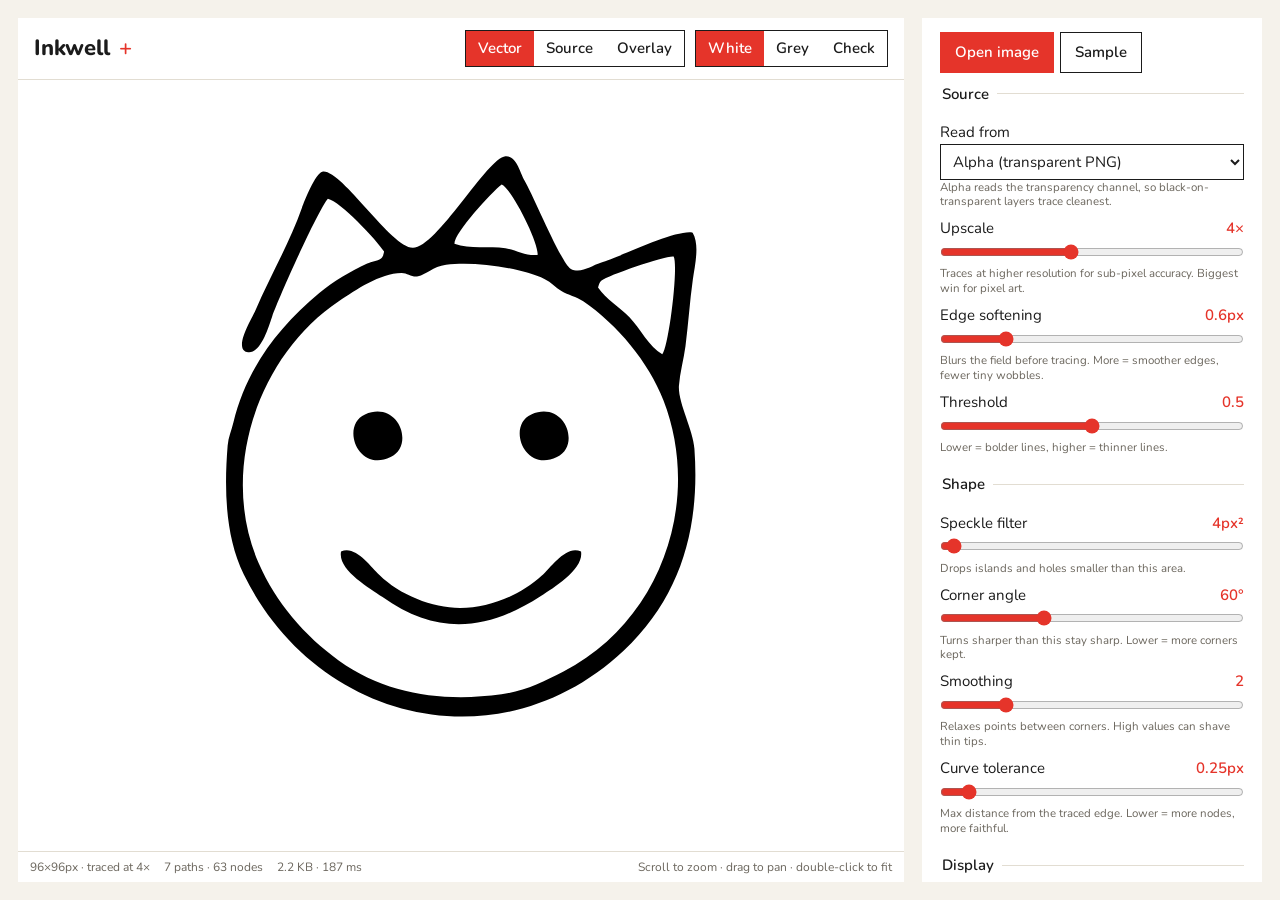
<file: inkwell/index.html>
<!DOCTYPE html>
<html lang="en"><head><meta charset="utf-8">
<meta name="viewport" content="width=device-width, initial-scale=1, viewport-fit=cover">
<title>Inkwell – line art vectorizer</title>
<link rel="stylesheet" href="https://fonts.googleapis.com/css2?family=Nunito:wght@400;600;700;800&display=swap">
<style>
:root{--bg:#f5f2eb;--panel:#fff;--ink:#1b1b1b;--mute:#6b665d;--line:#e2ddd2;--acc:#e5342a;--accfg:#fff;--stage:#fff;
box-sizing:border-box;padding-top:env(safe-area-inset-top,0px);padding-bottom:env(safe-area-inset-bottom,0px)}


html{scroll-padding-top:env(safe-area-inset-top,0px)}
*{box-sizing:border-box}
body{margin:0;background:var(--bg);color:var(--ink);font:15px/1.5 "Nunito",system-ui,-apple-system,"Segoe UI",sans-serif;min-height:100vh}
.app{display:grid;grid-template-columns:1fr 340px;height:100vh;gap:18px;padding:18px}
@media (max-width:820px){.app{grid-template-columns:1fr;height:auto}.stagewrap{height:60vh}}
.stagewrap{display:flex;flex-direction:column;min-height:0;background:var(--panel);border:0;border-radius:0;overflow:hidden}
.bar{display:flex;gap:10px;align-items:center;padding:12px 16px;background:#fff;border-bottom:1px solid var(--line);flex-wrap:wrap}
.bar h1{font-size:22px;font-weight:800;margin:0 auto 0 0;letter-spacing:-.01em}.bar h1::after{content:"+";color:var(--acc);margin-left:10px;font-weight:600}
.seg{display:flex;border:1.5px solid var(--ink);border-radius:0;overflow:hidden}
.seg button{border:0;background:#fff;color:var(--ink);padding:6px 12px;font:inherit;font-weight:600;cursor:pointer}
.seg button.on{background:var(--acc);color:var(--accfg)}
#stage{position:relative;flex:1;overflow:hidden;cursor:grab;touch-action:none;background:var(--stage)}
#stage.grey{--stage:#8a90a0}
#stage.check{background:conic-gradient(#d9dce4 25%,#fff 0 50%,#d9dce4 0 75%,#fff 0) 0 0/20px 20px}
#view{position:absolute;left:0;top:0;transform-origin:0 0}
#view>*{position:absolute;left:0;top:0;display:block}
#src{image-rendering:pixelated}
.empty{position:absolute;inset:0;display:grid;place-items:center;color:var(--mute);text-align:center;pointer-events:none;padding:20px}
.stats{padding:6px 12px;border-top:1px solid var(--line);color:var(--mute);font-size:12px;display:flex;gap:14px;flex-wrap:wrap}
aside{background:var(--panel);border:0;border-radius:0;padding:14px 18px;overflow:auto}
fieldset{border:0;border-top:1px solid var(--line);margin:10px 0 0;padding:8px 0 0}
legend{font-weight:600;padding-right:8px}
.row{margin:8px 0}
.row label{display:flex;justify-content:space-between;gap:8px}
.row output{font-variant-numeric:tabular-nums;color:var(--acc);font-weight:600}
.row small{display:block;color:var(--mute);font-size:11.5px;line-height:1.3}
input[type=range]{width:100%;accent-color:var(--acc);margin:4px 0 0}
select,input[type=text],input[type=color]{font:inherit;color:var(--ink);background:#fff;border:1.5px solid var(--ink);border-radius:0;padding:6px 8px;min-width:0}
input[type=color]{padding:0;width:34px;height:30px}
.btn{font:inherit;font-weight:600;border:1.5px solid var(--ink);background:#fff;color:var(--ink);border-radius:0;padding:8px 14px;cursor:pointer}
.btn.p{background:var(--acc);color:var(--accfg);border-color:var(--acc)}
.btn:focus-visible,input:focus-visible,select:focus-visible,.seg button:focus-visible{outline:2px solid var(--acc);outline-offset:2px}
.flex{display:flex;gap:6px;align-items:center;flex-wrap:wrap}
.flex>select,.flex>input[type=text]{flex:1}
</style></head><body>
<div class="app">
<section class="stagewrap">
 <div class="bar">
  <h1>Inkwell</h1>
  <div class="seg" id="vm"><button data-v="vec" class="on">Vector</button><button data-v="src">Source</button><button data-v="ovl">Overlay</button></div>
  <div class="seg" id="bgm"><button data-b="white" class="on">White</button><button data-b="grey">Grey</button><button data-b="check">Check</button></div>
 </div>
 <div id="stage" class="">
  <div id="view">
   <img id="src" alt="Source artwork">
   <svg id="sv" xmlns="http://www.w3.org/2000/svg"><path id="pv" fill-rule="evenodd"/><path id="pn" fill="none" stroke="#ff2d6f" stroke-width="6" stroke-linecap="round" vector-effect="non-scaling-stroke"/></svg>
  </div>
  <div class="empty" id="empty">Drop a PNG here (black on transparent works best)</div>
 </div>
 <div class="stats"><span id="s1">–</span><span id="s2"></span><span id="s3"></span><span style="margin-left:auto">Scroll to zoom · drag to pan · double-click to fit</span></div>
</section>
<aside>
 <div class="flex"><input type="file" id="file" accept="image/*" hidden><button class="btn p" id="open">Open image</button><button class="btn" id="sample">Sample</button></div>
 <div id="ctl"></div>
 <fieldset><legend>Display</legend>
  <div class="flex"><label>Fill <input type="color" id="fill" value="#000000"></label><label><input type="checkbox" id="nodes"> Show nodes</label></div>
 </fieldset>
 <fieldset><legend>Presets</legend>
  <div class="flex"><select id="psel"></select><button class="btn" id="pdel" title="Delete saved preset">Delete</button></div>
  <div class="flex" style="margin-top:6px"><input type="text" id="pname" placeholder="Preset name"><button class="btn" id="psave">Save</button></div>
 </fieldset>
 <fieldset><legend>Export</legend>
  <div class="flex"><button class="btn p" id="dl">Download SVG</button><button class="btn" id="cp">Copy SVG</button></div>
  <small id="msg" style="color:var(--mute)"></small>
 </fieldset>
</aside>
</div>
<script>
const $=s=>document.querySelector(s);
const V=(a,b)=>[a[0]-b[0],a[1]-b[1]],A=(a,b)=>[a[0]+b[0],a[1]+b[1]],M=(a,s)=>[a[0]*s,a[1]*s],D=(a,b)=>a[0]*b[0]+a[1]*b[1],L=a=>Math.hypot(a[0],a[1]);
const N=a=>{const l=L(a);return l>1e-9?[a[0]/l,a[1]/l]:[1,0]};

/* ---------- parameters ---------- */
const DEFS=[
 ['Source',[
  ['mode','Read from','sel',['Alpha (transparent PNG)','Darkness (opaque image)'],0,'Alpha reads the transparency channel, so black-on-transparent layers trace cleanest.'],
  ['up','Upscale',1,8,1,4,'×','Traces at higher resolution for sub-pixel accuracy. Biggest win for pixel art.'],
  ['soft','Edge softening',0,3,.1,.6,'px','Blurs the field before tracing. More = smoother edges, fewer tiny wobbles.'],
  ['thr','Threshold',.05,.95,.01,.5,'','Lower = bolder lines, higher = thinner lines.']]],
 ['Shape',[
  ['speck','Speckle filter',0,200,1,4,'px²','Drops islands and holes smaller than this area.'],
  ['corner','Corner angle',15,150,1,60,'°','Turns sharper than this stay sharp. Lower = more corners kept.'],
  ['smooth','Smoothing',0,10,1,2,'','Relaxes points between corners. High values can shave thin tips.'],
  ['tol','Curve tolerance',.03,3,.01,.25,'px','Max distance from the traced edge. Lower = more nodes, more faithful.']]]];
const P={};const BUILTIN={
 'Faithful ink':{mode:0,up:6,soft:.4,thr:.5,speck:2,corner:55,smooth:1,tol:.12},
 'Sharp corners':{mode:0,up:4,soft:.3,thr:.5,speck:3,corner:35,smooth:0,tol:.2},
 'Soft marker':{mode:0,up:4,soft:1.2,thr:.5,speck:6,corner:100,smooth:5,tol:.45}};
let timer;
const ctl=$('#ctl');
DEFS.forEach(([name,items])=>{
 const fs=document.createElement('fieldset');fs.innerHTML='<legend>'+name+'</legend>';
 items.forEach(d=>{const [k,label]=d;const r=document.createElement('div');r.className='row';
  if(d[2]==='sel'){r.innerHTML=`<label for="${k}">${label}</label><select id="${k}" style="width:100%">${d[3].map((o,i)=>`<option value="${i}">${o}</option>`).join('')}</select><small>${d[5]}</small>`;
   P[k]=d[4];}
  else{const [,,mn,mx,st,v,u,h]=d;P[k]=v;
   r.innerHTML=`<label for="${k}">${label}<output id="o_${k}">${v}${u}</output></label><input type="range" id="${k}" min="${mn}" max="${mx}" step="${st}" value="${v}"><small>${h}</small>`;r.dataset.u=u;}
  fs.appendChild(r);});
 ctl.appendChild(fs);});
function syncUI(){for(const k in P){const e=$('#'+k);e.value=P[k];const o=$('#o_'+k);if(o)o.textContent=P[k]+e.closest('.row').dataset.u;}}
ctl.addEventListener('input',e=>{const k=e.target.id;P[k]=+e.target.value;const o=$('#o_'+k);if(o)o.textContent=P[k]+e.target.closest('.row').dataset.u;schedule();});
function schedule(){clearTimeout(timer);timer=setTimeout(run,140);}

/* ---------- presets ---------- */
function userPresets(){try{return JSON.parse(localStorage.getItem('inkwell.presets')||'{}')}catch(e){return{}}}
function refreshPresets(sel){const u=userPresets();const s=$('#psel');
 s.innerHTML='<option value="">Presets…</option>'+Object.keys(BUILTIN).map(n=>`<option value="b:${n}">${n}</option>`).join('')+Object.keys(u).map(n=>`<option value="u:${n}">★ ${n}</option>`).join('');if(sel)s.value=sel;}
$('#psel').onchange=e=>{const v=e.target.value;if(!v)return;const n=v.slice(2);Object.assign(P,v[0]==='b'?BUILTIN[n]:userPresets()[n]);syncUI();run();};
$('#psave').onclick=()=>{const n=$('#pname').value.trim();if(!n)return;const u=userPresets();u[n]={...P};try{localStorage.setItem('inkwell.presets',JSON.stringify(u))}catch(e){msg('Could not save presets in this browser.');return}refreshPresets('u:'+n);msg('Saved preset “'+n+'”.');};
$('#pdel').onclick=()=>{const v=$('#psel').value;if(v[0]!=='u')return;const u=userPresets();delete u[v.slice(2)];try{localStorage.setItem('inkwell.presets',JSON.stringify(u))}catch(e){}refreshPresets();};
refreshPresets();
function msg(t){$('#msg').textContent=t}

/* ---------- field + marching squares ---------- */
function boxBlur(F,W,H,r){if(r<1)return;const T=new Float32Array(F.length);
 for(let pass=0;pass<2;pass++){
  for(let y=0;y<H;y++){let s=0;const o=y*W;for(let x=-r;x<=r;x++)s+=F[o+Math.min(W-1,Math.max(0,x))];
   for(let x=0;x<W;x++){T[o+x]=s/(2*r+1);s+=F[o+Math.min(W-1,x+r+1)]-F[o+Math.max(0,x-r)];}}
  for(let x=0;x<W;x++){let s=0;for(let y=-r;y<=r;y++)s+=T[Math.min(H-1,Math.max(0,y))*W+x];
   for(let y=0;y<H;y++){F[y*W+x]=s/(2*r+1);s+=T[Math.min(H-1,y+r+1)*W+x]-T[Math.max(0,y-r)*W+x];}}}}
const SEG=[[],['L','B'],['B','R'],['L','R'],['T','R'],0,['T','B'],['T','L'],['T','L'],['T','B'],0,['T','R'],['L','R'],['B','R'],['L','B'],[]];
function contours(F,W,H,t){
 const pts=new Map(),adj=new Map();
 const key=(e,x,y)=>e==='T'?[(y*W+x)*2,0]:e==='B'?[((y+1)*W+x)*2,0]:e==='L'?[(y*W+x)*2+1,1]:[(y*W+x+1)*2+1,1];
 const pt=(e,x,y)=>{const [k,v]=key(e,x,y);if(!pts.has(k)){let a,b;
   if(!v){const i=(e==='T'?y:y+1)*W+x;a=F[i];b=F[i+1];pts.set(k,[x+(t-a)/(b-a),e==='T'?y:y+1]);}
   else{const xx=e==='L'?x:x+1,i=y*W+xx;a=F[i];b=F[i+W];pts.set(k,[xx,y+(t-a)/(b-a)]);}}return k;};
 const link=(a,b)=>{(adj.get(a)||adj.set(a,[]).get(a)).push(b);(adj.get(b)||adj.set(b,[]).get(b)).push(a);};
 for(let y=0;y<H-1;y++)for(let x=0;x<W-1;x++){const i=y*W+x;
  const c=(F[i]>=t?8:0)|(F[i+1]>=t?4:0)|(F[i+W+1]>=t?2:0)|(F[i+W]>=t?1:0);if(c===0||c===15)continue;
  let s=SEG[c];
  if(!s){const hi=(F[i]+F[i+1]+F[i+W]+F[i+W+1])/4>=t;
   s=c===5?(hi?[['T','L'],['B','R']]:[['T','R'],['L','B']]):(hi?[['T','R'],['L','B']]:[['T','L'],['B','R']]);
   s.forEach(p=>link(pt(p[0],x,y),pt(p[1],x,y)));}
  else link(pt(s[0],x,y),pt(s[1],x,y));}
 const seen=new Set(),loops=[];
 for(const k0 of adj.keys()){if(seen.has(k0))continue;const lp=[];let prev=-1,cur=k0;
  while(true){seen.add(cur);lp.push(pts.get(cur));const n=adj.get(cur);const nx=n[0]!==prev?n[0]:n[1];
   prev=cur;cur=nx;if(cur===k0||seen.has(cur))break;}
  if(lp.length>=4)loops.push(lp);}
 return loops;}

/* ---------- Schneider curve fitting ---------- */
function bz(c,t){let p=c;while(p.length>1){const q=[];for(let i=0;i<p.length-1;i++)q.push([p[i][0]*(1-t)+p[i+1][0]*t,p[i][1]*(1-t)+p[i+1][1]*t]);p=q}return p[0]}
function chord(P_,f,l){const u=[0];for(let i=f+1;i<=l;i++)u.push(u[u.length-1]+L(V(P_[i],P_[i-1])));const T=u[u.length-1]||1;return u.map(v=>v/T);}
function gen(Q,f,l,u,t1,t2){const p0=Q[f],p3=Q[l];let c00=0,c01=0,c11=0,x0=0,x1=0;
 for(let i=0;i<u.length;i++){const t=u[i],m=1-t,b0=m*m*m,b1=3*t*m*m,b2=3*t*t*m,b3=t*t*t;
  const a1=M(t1,b1),a2=M(t2,b2);c00+=D(a1,a1);c01+=D(a1,a2);c11+=D(a2,a2);
  const tmp=V(Q[f+i],A(M(p0,b0+b1),M(p3,b2+b3)));x0+=D(a1,tmp);x1+=D(a2,tmp);}
 const det=c00*c11-c01*c01;let aL,aR;const seg=L(V(p3,p0));
 if(Math.abs(det)>1e-12){aL=(x0*c11-x1*c01)/det;aR=(c00*x1-c01*x0)/det;}
 if(!(aL>1e-6*seg&&aR>1e-6*seg))aL=aR=seg/3;
 return[p0,A(p0,M(t1,aL)),A(p3,M(t2,aR)),p3];}
function maxErr(Q,f,l,c,u){let m=0,s=Math.floor((l-f+1)/2)+f;
 for(let i=1;i<l-f;i++){const p=bz(c,u[i]),d=V(p,Q[f+i]),e=D(d,d);if(e>=m){m=e;s=f+i;}}return[m,s];}
function reparam(Q,f,c,u){const q1=[0,1,2].map(i=>M(V(c[i+1],c[i]),3)),q2=[0,1].map(i=>M(V(q1[i+1],q1[i]),2));
 return u.map((t,i)=>{const d=V(bz(c,t),Q[f+i]),d1=bz(q1,t),d2=bz(q2,t),den=D(d1,d1)+D(d,d2);
  return Math.abs(den)<1e-12?t:Math.min(1,Math.max(0,t-D(d,d1)/den));});}
function fit(Q,f,l,t1,t2,err,out){
 if(l-f===1){const d=L(V(Q[l],Q[f]))/3;out.push([Q[f],A(Q[f],M(t1,d)),A(Q[l],M(t2,d)),Q[l]]);return;}
 let u=chord(Q,f,l),c=gen(Q,f,l,u,t1,t2),[me,sp]=maxErr(Q,f,l,c,u);
 if(me<err){out.push(c);return;}
 if(me<err*16)for(let i=0;i<12;i++){u=reparam(Q,f,c,u);c=gen(Q,f,l,u,t1,t2);[me,sp]=maxErr(Q,f,l,c,u);if(me<err){out.push(c);return;}}
 sp=Math.min(l-1,Math.max(f+1,sp));
 const tc=N(V(Q[sp-1],Q[sp+1]));fit(Q,f,sp,t1,tc,err,out);fit(Q,sp,l,M(tc,-1),t2,err,out);}

/* ---------- loop -> beziers ---------- */
let SC=1;
function fitLoop(p){
 const n=p.length,kk=Math.max(2,Math.min(Math.round((P.soft+.7)*SC),n>>2)),ang=new Float32Array(n),cor=[];
 for(let i=0;i<n;i++){const a=N(V(p[i],p[(i-kk+n)%n])),b=N(V(p[(i+kk)%n],p[i]));ang[i]=Math.acos(Math.min(1,Math.max(-1,D(a,b))))*57.2958;}
 for(let i=0;i<n;i++){if(ang[i]<=P.corner)continue;let ok=true;
  for(let j=-kk;j<=kk&&ok;j++){const a=ang[(i+j+n)%n];if(j!==0&&(a>ang[i]||(a===ang[i]&&j<0)))ok=false;}
  if(ok)cor.push(i);}
 const isC=new Uint8Array(n);cor.forEach(i=>isC[i]=1);let q=p;
 for(let s=0;s<P.smooth*2;s++){const r=new Array(n);for(let i=0;i<n;i++){const a=q[(i-1+n)%n],b=q[(i+1)%n];
  r[i]=isC[i]?q[i]:[q[i][0]*.5+(a[0]+b[0])*.25,q[i][1]*.5+(a[1]+b[1])*.25];}q=r;}
 const err=Math.pow(P.tol*SC,2),out=[];
 if(!cor.length){const arr=q.concat([q[0]]),tc=N(V(q[kk%n],q[(n-kk)%n]));fit(arr,0,arr.length-1,tc,M(tc,-1),err,out);}
 else for(let j=0;j<cor.length;j++){const s=cor[j],e=cor[(j+1)%cor.length],arr=[];let i=s;
  while(true){arr.push(q[i]);if(i===e&&arr.length>1)break;i=(i+1)%n;}
  if(arr.length<2)continue;const m=Math.min(3,arr.length-1),z=arr.length-1;
  fit(arr,0,z,N(V(arr[m],arr[0])),N(V(arr[z-m],arr[z])),err,out);}
 return out;}

/* ---------- pipeline ---------- */
let img=null,svgText='';const cv=document.createElement('canvas'),cx=cv.getContext('2d',{willReadFrequently:true});
function run(){
 if(!img)return;const t0=performance.now(),w=img.naturalWidth,h=img.naturalHeight;
 SC=Math.max(1,Math.min(P.up,Math.floor(Math.sqrt(1.4e7/(w*h)))));
 const uw=w*SC,uh=h*SC,W=uw+2,H=uh+2;cv.width=uw;cv.height=uh;
 if(P.mode==1){cx.fillStyle='#fff';cx.fillRect(0,0,uw,uh);}else cx.clearRect(0,0,uw,uh);
 cx.imageSmoothingEnabled=true;cx.imageSmoothingQuality='high';cx.drawImage(img,0,0,uw,uh);
 const d=cx.getImageData(0,0,uw,uh).data,F=new Float32Array(W*H);
 for(let y=0;y<uh;y++)for(let x=0;x<uw;x++){const i=(y*uw+x)*4;
  F[(y+1)*W+x+1]=P.mode==1?1-(.299*d[i]+.587*d[i+1]+.114*d[i+2])/255:d[i+3]/255;}
 boxBlur(F,W,H,Math.round(P.soft*SC/1.7));
 const minA=P.speck*SC*SC;let nodes=[],paths=[],nb=0;
 for(const lp of contours(F,W,H,P.thr)){
  let a=0;for(let i=0;i<lp.length;i++){const p=lp[i],q=lp[(i+1)%lp.length];a+=p[0]*q[1]-q[0]*p[1];}
  if(Math.abs(a)/2<minA)continue;
  const bs=fitLoop(lp);if(!bs.length)continue;
  const f=p=>((p[0]-.5)/SC).toFixed(2)+' '+((p[1]-.5)/SC).toFixed(2);
  paths.push('M'+f(bs[0][0])+bs.map(c=>'C'+f(c[1])+' '+f(c[2])+' '+f(c[3])).join('')+'Z');
  nodes.push(bs[0][0]);bs.forEach(c=>nodes.push(c[3]));nb+=bs.length;}
 const dstr=paths.join('');
 svgText=`<svg xmlns="http://www.w3.org/2000/svg" viewBox="0 0 ${w} ${h}" width="${w}" height="${h}"><path fill-rule="evenodd" fill="${$('#fill').value}" d="${dstr}"/></svg>`;
 $('#pv').setAttribute('d',dstr);$('#pv').setAttribute('fill',$('#fill').value);$('#pn').setAttribute('d',dstr);
 $('#pn').dataset.nodes=nodes.slice(0,6000).map(p=>'M'+((p[0]-.5)/SC).toFixed(2)+' '+((p[1]-.5)/SC).toFixed(2)+'h.001').join('');
 applyView();
 $('#s1').textContent=`${w}×${h}px · traced at ${SC}×`;$('#s2').textContent=`${paths.length} paths · ${nodes.length} nodes`;
 $('#s3').textContent=`${(svgText.length/1024).toFixed(1)} KB · ${Math.round(performance.now()-t0)} ms`;}

/* ---------- view ---------- */
let mode='vec',z=1,tx=0,ty=0;
function applyView(){const o=mode==='ovl',pv=$('#pv'),pn=$('#pn');
 $('#src').style.display=mode==='vec'?'none':'block';
 pv.style.display=mode==='src'?'none':'';
 if(o){pv.setAttribute('fill','none');pv.setAttribute('stroke','#ff2d6f');pv.setAttribute('stroke-width','1.5');pv.setAttribute('vector-effect','non-scaling-stroke');}
 else{pv.setAttribute('fill',$('#fill').value);pv.removeAttribute('stroke');pv.removeAttribute('vector-effect');}
 pn.setAttribute('d',$('#nodes').checked?(pn.dataset.nodes||''):'');}
function place(){$('#view').style.transform=`translate(${tx}px,${ty}px) scale(${z})`;}
function fitView(){if(!img)return;const s=$('#stage'),w=img.naturalWidth,h=img.naturalHeight;
 z=Math.min(s.clientWidth/w,s.clientHeight/h)*.94;tx=(s.clientWidth-w*z)/2;ty=(s.clientHeight-h*z)/2;place();}
function load(url){const i=new Image();i.onload=()=>{img=i;const w=i.naturalWidth,h=i.naturalHeight;
  $('#src').src=url;for(const e of [$('#src'),$('#sv')]){e.setAttribute('width',w);e.setAttribute('height',h);}
  $('#sv').setAttribute('viewBox',`0 0 ${w} ${h}`);$('#empty').style.display='none';fitView();run();};i.src=url;}
$('#vm').onclick=e=>{const v=e.target.dataset.v;if(!v)return;mode=v;[...$('#vm').children].forEach(b=>b.classList.toggle('on',b===e.target));applyView();};
$('#bgm').onclick=e=>{const v=e.target.dataset.b;if(!v)return;[...$('#bgm').children].forEach(b=>b.classList.toggle('on',b===e.target));$('#stage').className=v==='white'?'':v;};
$('#fill').oninput=()=>run();$('#nodes').onchange=applyView;
const st=$('#stage');
st.addEventListener('wheel',e=>{e.preventDefault();const r=st.getBoundingClientRect(),mx=e.clientX-r.left,my=e.clientY-r.top,k=Math.exp(-e.deltaY*.0015);
 tx=mx-(mx-tx)*k;ty=my-(my-ty)*k;z*=k;place();},{passive:false});
let drag=null;st.addEventListener('pointerdown',e=>{drag=[e.clientX,e.clientY,tx,ty];st.setPointerCapture(e.pointerId);st.style.cursor='grabbing';});
st.addEventListener('pointermove',e=>{if(!drag)return;tx=drag[2]+e.clientX-drag[0];ty=drag[3]+e.clientY-drag[1];place();});
st.addEventListener('pointerup',()=>{drag=null;st.style.cursor='';});st.addEventListener('dblclick',fitView);
addEventListener('resize',fitView);

/* ---------- input / output ---------- */
$('#open').onclick=()=>$('#file').click();
$('#file').onchange=e=>{const f=e.target.files[0];if(f)load(URL.createObjectURL(f));};
st.addEventListener('dragover',e=>e.preventDefault());
st.addEventListener('drop',e=>{e.preventDefault();const f=e.dataTransfer.files[0];if(f)load(URL.createObjectURL(f));});
$('#sample').onclick=()=>{const c=document.createElement('canvas');c.width=c.height=96;const g=c.getContext('2d');
 g.lineWidth=2.4;g.lineCap='round';g.lineJoin='round';g.strokeStyle='#000';
 g.beginPath();g.arc(48,50,30,0,7);g.stroke();
 g.beginPath();g.arc(37,44,3.2,0,7);g.arc(59,44,3.2,0,7);g.fill();
 g.beginPath();g.moveTo(33,60);g.quadraticCurveTo(48,76,63,60);g.stroke();
 g.beginPath();g.moveTo(20,32);g.lineTo(30,10);g.lineTo(42,22);g.lineTo(54,8);g.lineTo(62,24);g.lineTo(78,18);g.lineTo(76,36);g.stroke();
 g.lineWidth=1;g.beginPath();g.moveTo(40,52);g.lineTo(36,56);g.moveTo(56,52);g.lineTo(60,56);g.stroke();
 c.toBlob(b=>load(URL.createObjectURL(b)));};
$('#dl').onclick=()=>{if(!svgText)return;const a=document.createElement('a');a.href=URL.createObjectURL(new Blob([svgText],{type:'image/svg+xml'}));a.download='vectorized.svg';document.body.appendChild(a);a.click();a.remove();msg('Saved.');};
$('#cp').onclick=async()=>{if(!svgText)return;try{await navigator.clipboard.writeText(svgText);msg('SVG copied.');}
 catch(e){const t=document.createElement('textarea');t.value=svgText;document.body.appendChild(t);t.select();let ok=false;try{ok=document.execCommand('copy')}catch(_){}t.remove();msg(ok?'SVG copied.':'Copy blocked. Use Download SVG.');}};
syncUI();$('#sample').click();
</script></body></html>
</file>
<file: styles.css>
:root{--bg:#F6F3EC;--ink:#1B1B1B;--red:#f02a0e;--margin:clamp(20px,4.2vw,64px);--serif:'Playfair Display',Georgia,serif;--sans:'Inter','Helvetica Neue',Helvetica,Arial,sans-serif;color-scheme:light}
*{box-sizing:border-box}
html,body{margin:0;background:var(--bg);color:var(--ink);font-family:var(--sans);-webkit-font-smoothing:antialiased}
body{padding-top:env(safe-area-inset-top,0px);padding-bottom:env(safe-area-inset-bottom,0px)}
a{color:inherit;text-decoration:none}
button{font:inherit;color:inherit;background:none;border:0;padding:0;cursor:pointer;text-align:left;-webkit-tap-highlight-color:transparent}
.wrap{max-width:1360px;margin:0 auto;padding:0 var(--margin)}
.site-header{display:flex;justify-content:space-between;align-items:center;padding-top:clamp(20px,2.6vw,36px)}
.logo img{display:block;width:clamp(54px,7vw,100px);height:auto}
.nav{display:flex;gap:clamp(18px,2.6vw,40px);font-size:clamp(15px,1.3vw,19px)}
.nav a{padding:10px 0;background:linear-gradient(var(--red),var(--red)) 0 100%/0 1.5px no-repeat;transition:background-size .3s ease}
.nav a:hover,.nav a[aria-current]{background-size:100% 1.5px}
.hero{font-weight:400;font-size:clamp(32px,4.4vw,64px);line-height:1.12;letter-spacing:-.01em;max-width:17em;margin:clamp(48px,9.35vw,145px) 0 0}
.label{font-size:clamp(22px,2.3vw,34px);line-height:1.05;font-weight:400;margin:clamp(56px,9vw,140px) 0 clamp(24px,5vw,80px)}
.profile{display:grid;grid-template-columns:1.2fr .85fr;gap:clamp(28px,6vw,96px);align-items:center}
.ring-wrap{position:relative;container-type:inline-size}
.ring{display:block;width:100%;height:auto;overflow:visible}
.seg{cursor:pointer;opacity:.5;outline:none;transition:transform .38s cubic-bezier(.2,.8,.2,1),opacity .3s ease}
.seg.on{opacity:1;transform:translate(var(--dx),var(--dy))}
@media (hover:hover){.seg:not(.on):hover{opacity:.8}}
.seg:focus-visible{stroke:var(--ink);stroke-width:5}
.num{position:absolute;inset:0;display:flex;align-items:center;justify-content:center;font-family:var(--serif);font-size:26cqw;line-height:1;pointer-events:none;font-variant-numeric:tabular-nums}
.num small{font-size:.5em;margin-left:.04em}
.item-btn{display:block;width:100%;font-family:var(--serif);font-size:clamp(26px,3.2vw,46px);line-height:1.2;padding:.28em 0;transition:color .3s ease}
@media (hover:hover){.item:not(.on) .item-btn:hover{color:var(--t)}}
.item.on .item-btn{color:var(--t)}
.drop{display:grid;grid-template-rows:0fr;transition:grid-template-rows .4s ease}
.drop>div{overflow:hidden;visibility:hidden;transition:visibility .4s}
.item.on .drop{grid-template-rows:1fr}
.item.on .drop>div{visibility:visible}
.drop p{margin:.2em 0 .8em;font-size:clamp(15px,1.25vw,18px);line-height:1.5;max-width:30em;opacity:0;transition:opacity .25s ease}
.item.on .drop p{opacity:1;transition-delay:.12s}
.divider{display:block;width:100%;height:auto;margin-top:clamp(64px,9vw,130px)}
.site-footer{display:flex;justify-content:space-between;align-items:flex-end;padding:clamp(32px,4vw,56px) 0 clamp(40px,5vw,72px)}
.talk{font-size:clamp(16px,1.4vw,20px);margin:0 0 16px}
.socials{display:flex;gap:clamp(10px,1.2vw,18px)}
.socials a{display:block;padding:4px}
.socials img{display:block;width:clamp(44px,3.8vw,60px);height:auto}
.tiger{display:block;width:clamp(88px,9vw,130px);height:auto}
.label.tight{margin-bottom:clamp(8px,1vw,14px)}
.ast{color:var(--red);margin-left:.06em}
.hint{display:flex;align-items:center;font-size:clamp(15px,1.3vw,19px);line-height:1.4;margin:0 0 clamp(24px,5vw,80px)}
.hint img{width:44px;height:44px;margin:-8px -8px -8px 2px;flex:none}
.h-t{display:none}
@media (hover:none){.h-d{display:none}.h-t{display:inline}}
.hint .h-d,.hint .h-t{margin-right:.3em}
.footnote{font-size:clamp(15px,1.25vw,18px);line-height:1.5;margin:clamp(14px,2vw,28px) 0 0;text-wrap:balance}
.footnote .ast{margin:0 .1em 0 0}
@media (max-width:720px){.profile{grid-template-columns:1fr}.ring-wrap{width:90%;max-width:440px;margin:0 auto 12px}}
@media (prefers-reduced-motion:reduce){*{transition:none!important}}

/* ===== DECKS ===== */
.deck{margin:0 0 clamp(56px,8vw,120px)}
.deck-row{display:grid;grid-template-columns:1.6fr 1fr;gap:clamp(20px,2.4vw,36px);align-items:start}
.viewer{position:relative;background:var(--vbg,#000);aspect-ratio:var(--ar,16/9);overflow:hidden;cursor:pointer;touch-action:pan-y;user-select:none;-webkit-user-select:none}
.viewer img{position:absolute;inset:0;width:100%;height:100%;object-fit:contain;display:block;-webkit-user-drag:none;pointer-events:none}
.viewer.video{cursor:auto}
.viewer iframe{position:absolute;inset:0;width:100%;height:100%;border:0}
.controls{display:flex;align-items:center;gap:2px;margin-top:6px}
.ctl{position:relative;width:44px;height:44px;flex:none}
.ctl img{position:absolute;left:50%;top:50%;width:64px;height:64px;transform:translate(-50%,-50%);transition:transform .2s ease;pointer-events:none}
@media (hover:hover){.ctl:hover img{transform:translate(-50%,-50%) scale(1.18)}}
.count{font-size:14px;margin-left:10px;font-variant-numeric:tabular-nums;letter-spacing:.02em}
.ctl.fs{margin-left:auto}
.ctl:focus-visible,.more:focus-visible{outline:2px solid var(--ink);outline-offset:2px}
.deck-info h3{font-family:var(--serif);font-weight:400;font-size:clamp(30px,3.2vw,48px);line-height:1.1;margin:0 0 6px}
.deck-info p{font-size:clamp(18px,1.8vw,26px);line-height:1.25;margin:0 0 clamp(18px,2.2vw,32px)}
.more{display:inline-flex;align-items:center;font-size:clamp(15px,1.3vw,19px);padding:10px 0}
.more img{width:48px;height:48px;margin:-14px -10px -14px -6px;transition:transform .35s ease}
.more[aria-expanded=true] img{transform:rotate(180deg)}
.more-panel{display:grid;grid-template-rows:0fr;transition:grid-template-rows .45s ease}
.more-panel>div{overflow:hidden;visibility:hidden;transition:visibility .45s}
.more-panel.open{grid-template-rows:1fr}
.more-panel.open>div{visibility:visible}
.cols{display:grid;grid-template-columns:repeat(3,1fr);gap:clamp(24px,4vw,64px);padding-top:clamp(28px,3.5vw,48px)}
.cols h4{font-family:var(--serif);font-weight:400;font-size:clamp(24px,2.4vw,34px);color:var(--red);margin:0 0 12px}
.cols p{font-size:clamp(15px,1.25vw,18px);line-height:1.55;margin:0;max-width:30em}
.fsbox{position:fixed;inset:0;background:var(--bg);z-index:50;display:none;flex-direction:column;align-items:center;justify-content:center;touch-action:pan-y}
.fsbox.open{display:flex}
.fsbox>img{max-width:94vw;max-height:calc(100vh - 120px);max-height:calc(100dvh - 120px);object-fit:contain;background:#000;user-select:none;-webkit-user-drag:none}
.fsbar{display:flex;align-items:center;gap:2px;margin-top:14px}
.fsclose{position:absolute;top:calc(10px + env(safe-area-inset-top,0px));right:10px;width:44px;height:44px;display:flex;align-items:center;justify-content:center}
.fsclose svg{width:22px;height:22px;stroke:var(--ink);stroke-width:2.4;stroke-linecap:round}
.fshint{display:none;font-size:13px;margin-top:6px;opacity:.7}
@media (max-width:720px){.deck-row{grid-template-columns:1fr}.cols{grid-template-columns:1fr;gap:28px}.fshint{display:block}}
@media (orientation:landscape) and (max-height:500px){.fshint{display:none}.fsbox>img{max-height:calc(100dvh - 70px)}}

/* ===== ILLUSTRATION ===== */
.intro{max-width:66%}
.art-grid{list-style:none;margin:0;padding:0;display:grid;grid-template-columns:repeat(3,1fr);gap:clamp(32px,3.4vw,48px)}
.tile{display:block;width:100%;aspect-ratio:1/1;overflow:hidden;background:var(--tbg,#e9e5da);cursor:zoom-in;position:relative}
.tile img{position:absolute;inset:0;width:100%;height:100%;object-fit:cover;display:block;transition:opacity .25s ease}
.tile.contain img{object-fit:contain}
.art-grid .wide{grid-column:1/-1}
.tile.wide-tile{aspect-ratio:1600/1121;--tbg:#fff}
@media (hover:hover){.tile:hover img{opacity:.88}}
.tile:focus-visible{outline:2px solid var(--ink);outline-offset:3px}
.lb>img.lbimg{background:transparent;max-width:min(94vw,1100px)}
.lb .fsbar{margin-top:10px}
@media (max-width:900px){.art-grid{grid-template-columns:repeat(2,1fr);gap:clamp(16px,3vw,32px)}.intro{max-width:100%}}

/* ===== INFO ===== */
.info{display:grid;grid-template-columns:1.2fr .85fr;grid-template-areas:"bio photo" "clients photo";column-gap:clamp(28px,6vw,96px);align-items:start;margin-top:clamp(48px,9.35vw,145px)}
.bio{grid-area:bio}
.bio p{margin:0 0 1.1em;font-size:clamp(17px,1.4vw,20px);line-height:1.55;max-width:34em}
.bio p:first-of-type{font-size:clamp(26px,3vw,44px);line-height:1.18;letter-spacing:-.01em;max-width:18em;margin-bottom:.8em}
.clients{grid-area:clients;margin-top:clamp(28px,5vw,72px)}
.clients .label{margin:0 0 clamp(16px,2vw,28px)}
.clients ul{list-style:none;margin:0;padding:0;font-family:var(--serif);font-size:clamp(22px,2.4vw,34px);line-height:1.3}
.clients li{padding:.12em 0;break-inside:avoid}
.portrait{grid-area:photo;margin:0}
.portrait img{display:block;width:100%;height:auto}
@media (max-width:720px){.info{grid-template-columns:1fr;grid-template-areas:"bio" "photo" "clients";margin-top:clamp(34px,8.5vw,61px)}.portrait{margin:8px 0 0}.clients{margin-top:clamp(36px,8vw,56px)}}

/* ===== HOME HERO ===== */
.flora{position:absolute;top:0;left:0;right:0;height:66vw;overflow:hidden;pointer-events:none;z-index:0}
.flora img{position:absolute;left:68.5vw;top:-3vw;width:79vw;height:auto;max-width:none}
.wrap{position:relative;z-index:1}
.kicker{font-family:var(--serif);font-size:clamp(20px,2.6vw,38px);line-height:1.15;margin:clamp(48px,9.35vw,145px) 0 0}
.hero.home{margin-top:clamp(18px,3vw,44px);font-size:clamp(30px,3.7vw,56px);max-width:17.5em}
@media (max-width:720px){.flora{top:102vw;height:78vw;-webkit-mask-image:linear-gradient(to bottom,#000 80%,transparent);mask-image:linear-gradient(to bottom,#000 80%,transparent)}.flora img{left:22vw;top:-3vw;width:96vw}.kicker{margin-top:clamp(34px,12vw,80px)}.hero.home{max-width:none;font-size:clamp(30px,8.6vw,56px)}.label.tight{margin-top:80vw}}

/* ===== v4 ===== */
.logo img{width:clamp(32px,3.9vw,59px)}
.hero.intro{font-size:clamp(30px,3.7vw,56px);line-height:1.12;max-width:23em}
.hero.intro+.label{margin-top:clamp(48px,9.35vw,145px)}
.intro{max-width:none}
.home-main{min-height:38vw}
.info + .label{margin-top:clamp(64px,9vw,140px)}
@media (max-width:720px){.home-main{min-height:148vw}}

/* ===== v5 HOME ===== */
.home-main{min-height:0}
.hero.home{max-width:23em;font-size:clamp(30px,3.7vw,56px)}
.marchers{display:block;width:84%;height:auto;margin:clamp(24px,4vw,64px) 0 0 -2%}
@media (max-width:720px){.marchers{width:100%;margin:28px 0 0}.home-main{min-height:0}}
</file>
